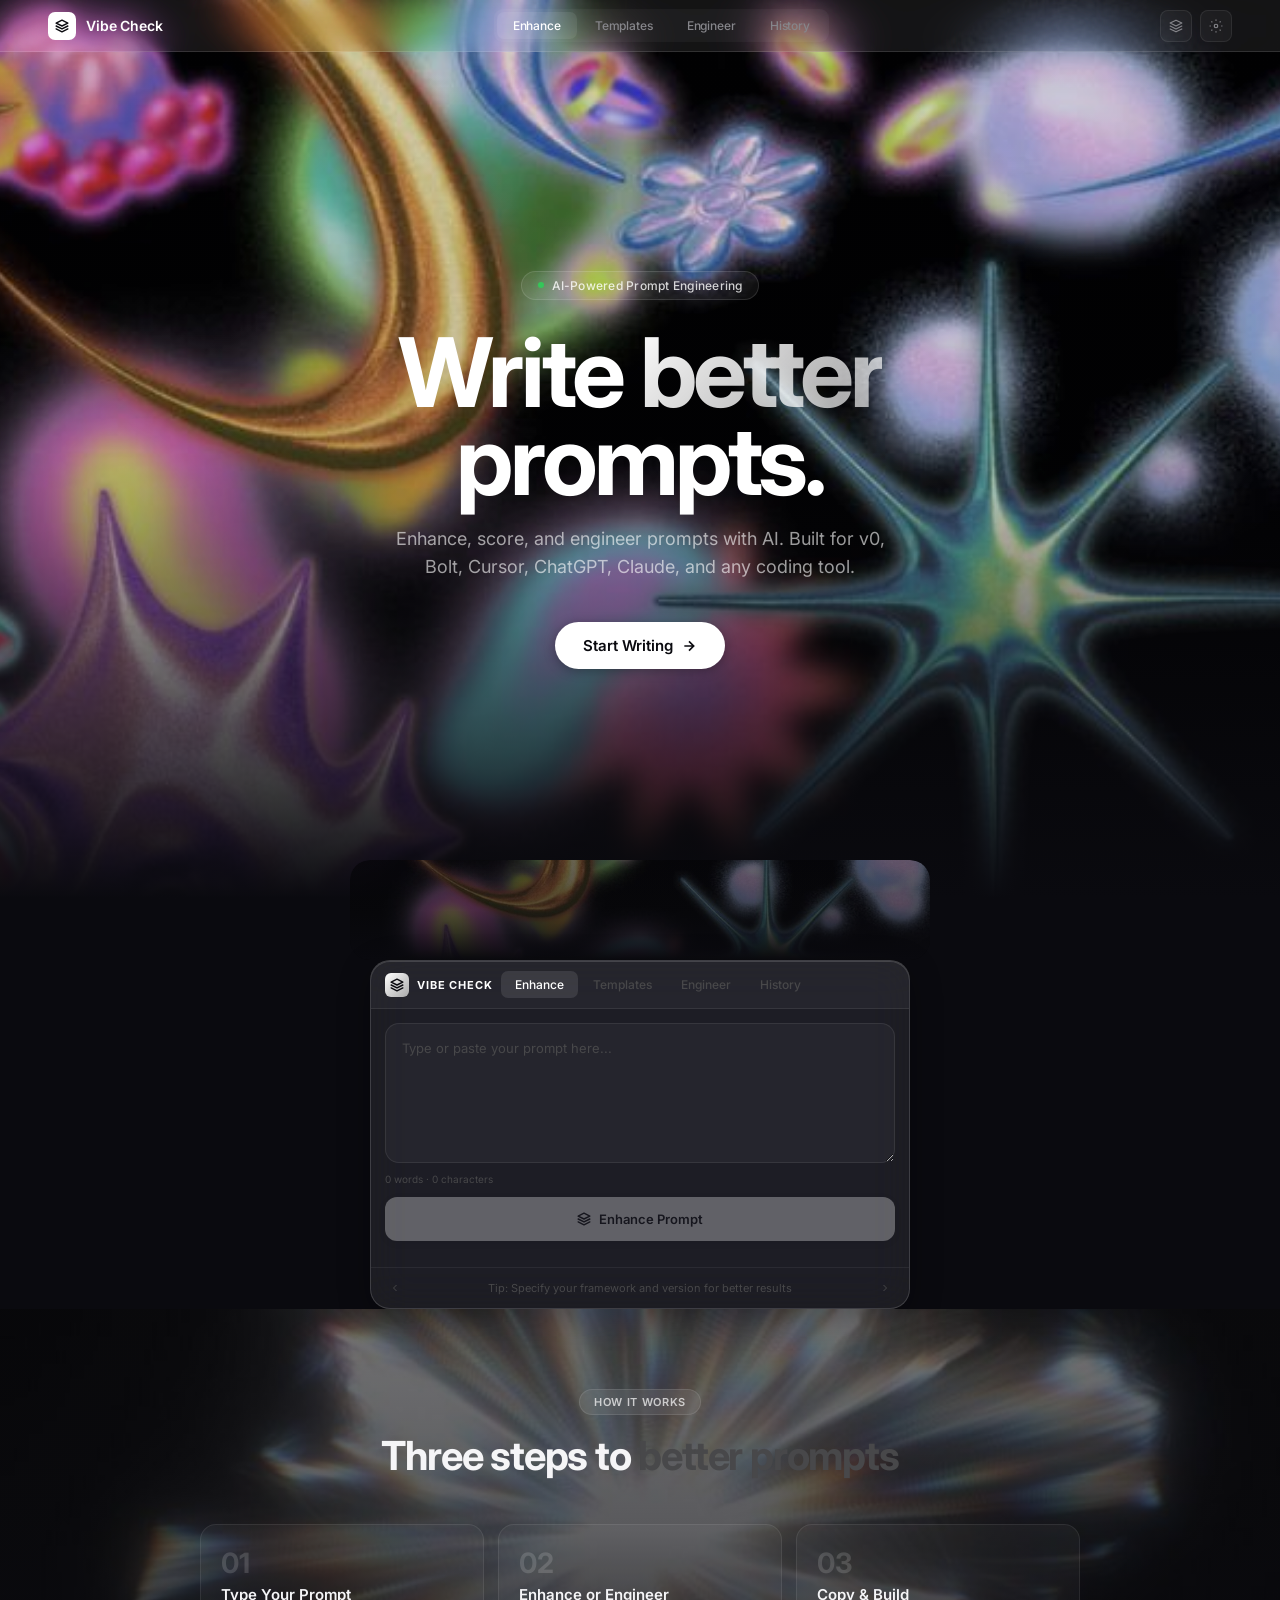
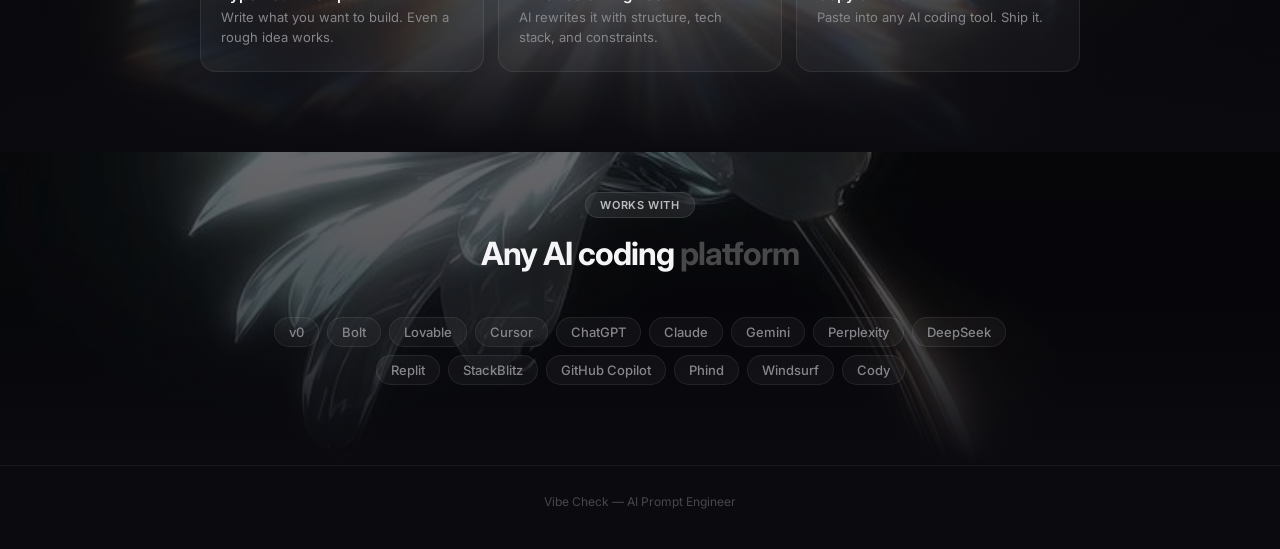
<file: index.html>
<!DOCTYPE html>
<html lang="en">
<head>
  <meta charset="UTF-8">
  <meta name="viewport" content="width=device-width, initial-scale=1.0">
  <title>Vibe Check — AI Prompt Engineer</title>
  <link rel="preconnect" href="https://fonts.googleapis.com">
  <link rel="preconnect" href="https://fonts.gstatic.com" crossorigin>
  <link href="https://fonts.googleapis.com/css2?family=SF+Pro+Display:wght@300;400;500;600;700;800&family=Inter:wght@300;400;500;600;700;800&family=JetBrains+Mono:wght@400;500;600;700&display=swap" rel="stylesheet">
  <script src="lib/settings.js"></script><script src="lib/stack-detector.js"></script><script src="lib/templates.js"></script><script src="lib/scorer.js"></script><script src="lib/enhancer.js"></script><script src="lib/prompt-engineer.js"></script><script src="lib/history.js"></script>
  <style>
    :root{--bg:#0a0a0f;--accent:#fff;--accent-dim:rgba(255,255,255,0.7);--text:#f5f5f7;--text-dim:#86868b;--text-muted:#48484a;--border:rgba(255,255,255,0.12);--glass:rgba(255,255,255,0.08);--glass-strong:rgba(255,255,255,0.12);--ease:cubic-bezier(0.25,0.46,0.45,0.94)}
    @media(prefers-reduced-motion:reduce){*,*::before,*::after{animation-duration:.01ms!important;transition-duration:.01ms!important}}
    *,*::before,*::after{margin:0;padding:0;box-sizing:border-box}
    html{scroll-behavior:smooth;-webkit-text-size-adjust:100%}
    body{background:var(--bg);color:var(--text);font-family:'Inter',-apple-system,BlinkMacSystemFont,'SF Pro Display',system-ui,sans-serif;overflow-x:hidden;-webkit-font-smoothing:antialiased;-moz-osx-font-smoothing:grayscale;min-height:100vh}
    ::selection{background:rgba(255,255,255,0.2);color:#fff}
    img{display:block;max-width:100%}

    /* ══════ NAV — Apple-style ══════ */
    .nav{position:fixed;top:0;left:0;right:0;z-index:100;display:flex;align-items:center;justify-content:space-between;padding:0 clamp(20px,4vw,48px);height:52px;background:rgba(255,255,255,0.08);backdrop-filter:blur(20px) saturate(180%);-webkit-backdrop-filter:blur(20px) saturate(180%);border-bottom:1px solid rgba(255,255,255,0.12);transition:all .4s var(--ease)}
    .nav.scrolled{background:rgba(255,255,255,0.12);box-shadow:0 1px 0 rgba(255,255,255,0.15)}
    .nav-brand{display:flex;align-items:center;gap:10px;text-decoration:none}
    .nav-icon{width:28px;height:28px;border-radius:7px;background:#fff;display:flex;align-items:center;justify-content:center}
    .nav-icon svg{width:14px;height:14px}
    .nav-name{font-size:14px;font-weight:600;color:#fff;letter-spacing:-0.01em}
    .nav-links{display:flex;gap:2px;background:rgba(255,255,255,0.04);border-radius:9px;padding:3px}
    .nav-link{padding:6px 16px;border-radius:7px;background:transparent;border:none;color:var(--text-dim);font-size:12px;font-weight:500;font-family:inherit;cursor:pointer;transition:all .2s var(--ease);letter-spacing:-0.01em}
    .nav-link:hover{color:#fff}
    .nav-link.active{background:rgba(255,255,255,0.08);color:#fff}
    .nav-actions{display:flex;gap:8px}
    .nav-icon-btn{width:32px;height:32px;border-radius:8px;background:rgba(255,255,255,0.04);border:1px solid rgba(255,255,255,0.08);color:var(--text-dim);cursor:pointer;display:flex;align-items:center;justify-content:center;transition:all .2s var(--ease)}
    .nav-icon-btn:hover{background:rgba(255,255,255,0.08);color:#fff}

    /* ══════ HERO — Full-bleed image + glass ══════ */
    .hero{position:relative;min-height:100vh;display:flex;align-items:center;justify-content:center;overflow:hidden}
    .hero-img{position:absolute;inset:0;width:100%;height:100%;object-fit:cover;opacity:0.85}
    .hero-gradient{position:absolute;inset:0;background:linear-gradient(180deg,rgba(10,10,15,0.0) 0%,rgba(10,10,15,0.05) 50%,var(--bg) 100%)}
    .hero-content{position:relative;z-index:2;text-align:center;padding:120px 24px 80px;max-width:800px}
    .hero-pill{display:inline-flex;align-items:center;gap:8px;padding:6px 16px;border-radius:9999px;background:rgba(255,255,255,0.06);border:1px solid rgba(255,255,255,0.12);font-size:12px;font-weight:500;color:rgba(255,255,255,0.8);margin-bottom:28px;letter-spacing:0.02em}
    .hero-pill-dot{width:6px;height:6px;border-radius:50%;background:#34c759;box-shadow:0 0 8px rgba(52,199,89,0.5)}
    .hero-h1{font-size:clamp(52px,9vw,96px);font-weight:700;line-height:0.92;letter-spacing:-0.04em;margin-bottom:20px;color:#fff}
    .hero-h1 em{font-style:normal;background:linear-gradient(135deg,#fff 0%,rgba(255,255,255,0.6) 100%);-webkit-background-clip:text;-webkit-text-fill-color:transparent;background-clip:text}
    .hero-p{font-size:18px;color:rgba(255,255,255,0.6);line-height:1.6;max-width:520px;margin:0 auto 40px;font-weight:400}
    .hero-btn{display:inline-flex;align-items:center;gap:8px;padding:14px 28px;border-radius:9999px;background:#fff;color:#0a0a0f;font-size:15px;font-weight:600;font-family:inherit;text-decoration:none;border:none;cursor:pointer;transition:all .3s var(--ease);box-shadow:0 2px 12px rgba(0,0,0,0.3)}
    .hero-btn:hover{transform:scale(1.02);box-shadow:0 4px 20px rgba(0,0,0,0.4)}

    /* ══════ SECTIONS — Image backgrounds + glass ══════ */
    .section-img{position:relative;overflow:hidden}
    .section-img .bg{position:absolute;inset:0;width:100%;height:100%;object-fit:cover;opacity:0.65}
    .section-img .frost{position:absolute;inset:0;background:linear-gradient(180deg,rgba(10,10,15,0.15) 0%,rgba(10,10,15,0.35) 50%,var(--bg) 100%)}

    /* ══════ GLASS — Real Glassmorphism ══════ */
    .glass{background:rgba(255,255,255,0.08);backdrop-filter:blur(20px) saturate(180%);-webkit-backdrop-filter:blur(20px) saturate(180%);border:1px solid rgba(255,255,255,0.15);border-radius:20px;box-shadow:0 8px 32px rgba(0,0,0,0.3),inset 0 1px 0 rgba(255,255,255,0.15)}
    .glass-subtle{background:rgba(255,255,255,0.08);backdrop-filter:blur(16px) saturate(180%);-webkit-backdrop-filter:blur(16px) saturate(180%);border:1px solid rgba(255,255,255,0.12);border-radius:14px}

    /* ══════ APP ══════ */
    .app-bg{position:relative;overflow:hidden;border-radius:20px;margin:-40px auto 0;max-width:580px;padding:0 20px 100px}
    .app-bg-img{position:absolute;inset:0;width:100%;height:100%;object-fit:cover;opacity:0.50;border-radius:20px}
    .app-bg-frost{position:absolute;inset:0;background:linear-gradient(180deg,rgba(10,10,15,0.2) 0%,rgba(10,10,15,0.35) 50%,var(--bg) 100%);border-radius:20px}
    .app-wrap{max-width:540px;margin:0 auto;padding:0 0 0;position:relative;z-index:5}

    /* ══════ APP HEADER ══════ */
    .app-top{display:flex;align-items:center;height:48px;padding:0 14px;background:rgba(255,255,255,0.04);border-bottom:1px solid rgba(255,255,255,0.08);border-radius:20px 20px 0 0;gap:8px}
    .app-logo{display:flex;align-items:center;gap:8px;flex-shrink:0}
    .app-logo-ic{width:24px;height:24px;border-radius:6px;background:linear-gradient(135deg,#fff,#aaa);display:flex;align-items:center;justify-content:center}
    .app-logo-ic svg{width:14px;height:14px}
    .app-logo-t{font-size:11px;font-weight:700;letter-spacing:0.08em;color:#fff}
    .app-tabs{display:flex;gap:1px;flex:1;overflow-x:auto;scrollbar-width:none}
    .app-tabs::-webkit-scrollbar{display:none}
    .tab-btn{padding:6px 14px;border-radius:7px;border:none;background:transparent;color:var(--text-muted);font-size:12px;font-weight:500;font-family:inherit;cursor:pointer;transition:all .15s var(--ease);white-space:nowrap}
    .tab-btn:hover{color:var(--text-dim)}
    .tab-btn.active{background:rgba(255,255,255,0.10);color:#fff}
    #tab-content{padding:14px}
    .tab-panel{display:none}
    .tab-panel.active{display:block;animation:fadeUp .2s var(--ease)}
    @keyframes fadeUp{from{opacity:0;transform:translateY(4px)}to{opacity:1;transform:none}}

    /* ══════ STACK ══════ */
    .stack-badge{display:flex;align-items:center;gap:8px;padding:8px 14px;background:rgba(255,255,255,0.05);border:0.5px solid rgba(255,255,255,0.08);border-radius:9999px;font-size:12px;margin-bottom:10px;cursor:pointer;transition:all .15s var(--ease)}
    .stack-badge:hover{background:rgba(255,255,255,0.08)}
    .stack-badge.hidden,.stack-tips.hidden{display:none}
    .stack-dot{width:6px;height:6px;border-radius:50%;background:#34c759;box-shadow:0 0 6px rgba(52,199,89,0.5)}
    .stack-lbl{color:var(--text-muted)}
    .stack-nm{color:#fff;font-weight:600}
    .stack-tips{background:rgba(255,255,255,0.04);border:1px solid rgba(255,255,255,0.08);border-radius:14px;padding:14px;margin-bottom:10px;font-size:12px}
    .tips-hdr{color:rgba(255,255,255,0.8);font-weight:600;margin-bottom:8px}
    #tips-list{list-style:none}
    #tips-list li{padding:4px 0 4px 14px;position:relative;color:var(--text-dim)}
    #tips-list li::before{content:'';position:absolute;left:0;top:10px;width:4px;height:4px;border-radius:50%;background:rgba(255,255,255,0.5)}

    /* ══════ TEXTAREA ══════ */
    .textarea-wrap{margin-bottom:12px}
    #prompt-input{width:100%;height:140px;padding:14px 16px;background:rgba(255,255,255,0.04);border:1px solid rgba(255,255,255,0.08);border-radius:14px;color:#fff;font-family:'JetBrains Mono',monospace;font-size:13px;line-height:1.65;resize:vertical;outline:none;transition:border-color .2s,box-shadow .2s}
    #prompt-input:focus{border-color:rgba(255,255,255,0.25);box-shadow:0 0 0 3px rgba(255,255,255,0.06)}
    #prompt-input::placeholder{color:var(--text-muted);font-family:'Inter',sans-serif}
    .input-meta{display:flex;justify-content:space-between;align-items:center;margin-top:6px;font-size:10px;color:var(--text-muted)}
    .complexity-badge{padding:2px 8px;border-radius:9999px;font-size:10px;font-weight:600;text-transform:uppercase;letter-spacing:.03em}
    .complexity-badge.simple{background:rgba(255,255,255,0.08);color:rgba(255,255,255,0.7)}
    .complexity-badge.moderate{background:rgba(175,130,255,0.12);color:#af82ff}
    .complexity-badge.detailed{background:rgba(52,199,89,0.12);color:#34c759}
    .complexity-badge.hidden{display:none}

    /* ══════ BUTTONS ══════ */
    .action-row{display:flex;gap:8px;align-items:center;margin-bottom:12px}
    .btn-enhance{flex:1;height:44px;display:flex;align-items:center;justify-content:center;gap:8px;background:#fff;color:#0a0a0f;border:none;border-radius:12px;font-size:13px;font-weight:600;font-family:inherit;cursor:pointer;transition:all .2s var(--ease);box-shadow:0 2px 8px rgba(0,0,0,0.2)}
    .btn-enhance:hover:not(:disabled){transform:translateY(-1px);box-shadow:0 4px 16px rgba(0,0,0,0.3)}
    .btn-enhance:active:not(:disabled){transform:scale(.98)}
    .btn-enhance:disabled{opacity:.3;cursor:not-allowed}
    .btn-spinner{width:16px;height:16px;border:2px solid rgba(0,0,0,.12);border-top-color:#000;border-radius:50%;animation:spin .6s linear infinite;display:none}
    @keyframes spin{to{transform:rotate(360deg)}}
    .btn-enhance.loading .btn-label,.btn-enhance.loading .btn-icon{display:none}
    .btn-enhance.loading .btn-spinner{display:inline-block}
    .btn-icon{display:flex;align-items:center}
    .btn-icon-only{width:36px;height:36px;border:1px solid rgba(255,255,255,0.08);background:rgba(255,255,255,0.04);color:var(--text-muted);cursor:pointer;border-radius:9px;display:flex;align-items:center;justify-content:center;transition:all .15s var(--ease)}
    .btn-icon-only:hover{color:#fff;background:rgba(255,255,255,0.08)}
    .btn-icon-only.hidden{display:none}
    .hidden{display:none}
    .btn-outline{padding:6px 14px;background:transparent;border:1px solid rgba(255,255,255,0.10);border-radius:8px;color:var(--text-dim);font-size:12px;font-weight:500;font-family:inherit;cursor:pointer;transition:all .15s var(--ease);display:inline-flex;align-items:center;gap:6px}
    .btn-outline:hover{border-color:rgba(255,255,255,0.20);color:#fff;background:rgba(255,255,255,0.04)}
    .btn-outline.btn-sm{font-size:11px;padding:4px 10px}
    .btn-outline.btn-red{border-color:rgba(255,69,58,0.25);color:#ff453a}
    .btn-outline.btn-red:hover{background:rgba(255,69,58,0.06)}

    /* ══════ SCORE ══════ */
    .score-box{background:rgba(255,255,255,0.04);border:1px solid rgba(255,255,255,0.08);border-radius:16px;padding:20px;margin-bottom:12px;display:flex;flex-wrap:wrap;gap:16px;box-shadow:0 4px 16px rgba(0,0,0,0.2)}
    .score-box.hidden{display:none}
    .score-num{font-size:42px;font-weight:700;color:#fff;line-height:1;letter-spacing:-0.03em}
    .score-div{font-size:16px;color:var(--text-muted);font-weight:300}
    .score-max{font-size:12px;color:var(--text-muted)}
    .score-lbl{font-size:15px;font-weight:600;margin-bottom:10px}
    .score-bars{width:100%}
    .score-bar{display:flex;align-items:center;gap:8px;margin-bottom:5px}
    .score-bar-l{width:80px;font-size:11px;color:var(--text-dim);flex-shrink:0;font-weight:500}
    .score-bar-t{flex:1;height:3px;background:rgba(255,255,255,0.06);border-radius:3px;overflow:hidden}
    .score-bar-f{height:100%;border-radius:3px;transition:width .5s var(--ease);width:0}
    .score-bar-v{width:30px;font-size:10px;color:var(--text-muted);text-align:right}
    .score-fb{width:100%;border-top:0.5px solid rgba(255,255,255,0.06);padding-top:10px}
    .score-fi{font-size:11px;color:rgba(255,255,255,0.7);padding:2px 0;display:flex;align-items:center;gap:6px}
    .score-fi::before{content:'';width:4px;height:4px;border-radius:50%;background:rgba(255,255,255,0.5)}

    /* ══════ ENHANCED ══════ */
    .enhanced-box{background:rgba(255,255,255,0.04);border:1px solid rgba(255,255,255,0.08);border-left:2px solid #fff;border-radius:16px;margin-bottom:12px;overflow:hidden;box-shadow:0 4px 16px rgba(0,0,0,0.2)}
    .enhanced-box.hidden{display:none}
    .enh-hdr{display:flex;justify-content:space-between;align-items:center;padding:12px 14px 0}
    .enh-t{font-size:11px;font-weight:600;color:rgba(255,255,255,0.7);text-transform:uppercase;letter-spacing:.06em;display:flex;align-items:center;gap:6px}
    .btn-cp{background:none;border:0.5px solid rgba(255,255,255,0.08);color:var(--text-muted);cursor:pointer;padding:5px;border-radius:7px;transition:all .15s var(--ease)}
    .btn-cp:hover{color:#fff;border-color:rgba(255,255,255,0.15)}
    .btn-cp.ok{color:#34c759;border-color:#34c759}
    .enh-txt{padding:10px 14px;font-family:'JetBrains Mono',monospace;font-size:12px;line-height:1.6;color:#fff;white-space:pre-wrap;word-wrap:break-word;max-height:200px;overflow-y:auto}
    .imp-list{padding:0 14px 12px}
    .imp-i{font-size:11px;color:var(--text-dim);padding:2px 0;display:flex;align-items:center;gap:6px;opacity:0;transform:translateY(4px);transition:all .3s var(--ease)}
    .imp-i.vis{opacity:1;transform:none}
    .imp-i::before{content:'';width:4px;height:4px;border-radius:50%;background:#34c759}

    /* ══════ BEFORE/AFTER ══════ */
    .ba{margin-bottom:12px}
    .ba.hidden{display:none}
    .ba-cols{display:flex;gap:8px}
    .ba-col{flex:1;background:rgba(255,255,255,0.04);border:1px solid rgba(255,255,255,0.08);border-radius:12px;overflow:hidden}
    .ba-hdr{display:flex;justify-content:space-between;align-items:center;padding:8px 10px;border-bottom:0.5px solid rgba(255,255,255,0.04)}
    .ba-lbl{font-size:10px;font-weight:600;text-transform:uppercase;letter-spacing:.04em}
    .ba-before{color:#ff453a}
    .ba-after{color:#34c759}
    .btn-cps{background:none;border:none;color:var(--text-muted);cursor:pointer;padding:2px;border-radius:3px;transition:color .15s;display:flex;align-items:center}
    .btn-cps:hover{color:#fff}
    .ba-txt{padding:10px;font-family:'JetBrains Mono',monospace;font-size:11px;line-height:1.5;color:#fff;white-space:pre-wrap;word-wrap:break-word;max-height:150px;overflow-y:auto}
    .ch-list{margin-top:8px}
    .ch-i{font-size:11px;color:var(--text-dim);padding:2px 0;display:flex;align-items:center;gap:6px}
    .ch-i::before{content:'';width:4px;height:4px;border-radius:50%;background:rgba(255,255,255,0.5)}

    /* ══════ TOKEN EFF ══════ */
    .tok-eff{background:rgba(255,255,255,0.04);border:1px solid rgba(255,255,255,0.08);border-radius:12px;overflow:hidden}
    .tok-eff.hidden{display:none}
    .eff-hdr{display:flex;align-items:center;gap:8px;padding:10px 14px;font-size:12px;font-weight:600;cursor:pointer;transition:background .15s}
    .eff-hdr:hover{background:rgba(255,255,255,0.02)}
    .eff-pct{margin-left:auto;font-size:11px;color:var(--text-muted)}
    .eff-chv{transition:transform .2s var(--ease)}
    .eff-chv.open{transform:rotate(180deg)}
    .eff-body{display:flex;gap:14px;padding:0 14px 12px}
    .eff-body.hidden{display:none}
    .eff-ring{position:relative;width:56px;height:56px;flex-shrink:0}
    .eff-rp{position:absolute;top:50%;left:50%;transform:translate(-50%,-50%);font-size:12px;font-weight:700}
    .eff-det{flex:1}
    .fill-cnt{font-size:11px;color:var(--text-dim);margin-bottom:6px}
    .fill-lst{list-style:none;margin-bottom:8px}
    .fill-lst li{font-size:10px;color:var(--text-muted);padding:2px 0;font-family:'JetBrains Mono',monospace}
    .fill-lst li::before{content:'';display:inline-block;width:4px;height:4px;border-radius:50%;background:rgba(255,255,255,0.4);margin-right:5px;vertical-align:middle}

    /* ══════ TEMPLATES ══════ */
    .template-categories{display:flex;gap:4px;margin-bottom:10px;overflow-x:auto;scrollbar-width:none}
    .template-categories::-webkit-scrollbar{display:none}
    .template-cat-btn{padding:5px 12px;border:1px solid rgba(255,255,255,0.08);border-radius:9999px;background:transparent;color:var(--text-muted);font-size:11px;font-weight:500;font-family:inherit;cursor:pointer;white-space:nowrap;transition:all .15s var(--ease)}
    .template-cat-btn:hover{color:var(--text-dim)}
    .template-cat-btn.active{background:rgba(255,255,255,0.10);color:#fff;border-color:rgba(255,255,255,0.15)}
    .template-search-wrapper,.history-search-wrapper{position:relative;margin-bottom:10px}
    .search-icon{position:absolute;left:12px;top:50%;transform:translateY(-50%);color:var(--text-muted);pointer-events:none}
    .template-search,.history-search{width:100%;padding:8px 12px 8px 34px;background:rgba(255,255,255,0.04);border:1px solid rgba(255,255,255,0.08);border-radius:10px;color:#fff;font-size:12px;font-family:inherit;outline:none;transition:all .15s var(--ease)}
    .template-search:focus,.history-search:focus{border-color:rgba(255,255,255,0.20);box-shadow:0 0 0 3px rgba(255,255,255,0.05)}
    .template-search::placeholder,.history-search::placeholder{color:var(--text-muted)}
    .templates-grid{display:grid;grid-template-columns:1fr 1fr;gap:8px}
    .template-card{background:rgba(255,255,255,0.04);border:1px solid rgba(255,255,255,0.08);border-radius:12px;padding:14px;cursor:pointer;transition:all .2s var(--ease)}
    .template-card:hover{border-color:rgba(255,255,255,0.15);transform:translateY(-2px);box-shadow:0 8px 24px rgba(0,0,0,0.3)}
    .template-card-name{font-size:13px;font-weight:600;margin-bottom:3px}
    .template-card-preview{font-size:11px;color:var(--text-muted);overflow:hidden;text-overflow:ellipsis;display:-webkit-box;-webkit-line-clamp:2;-webkit-box-orient:vertical;line-height:1.4}
    .template-card-tag{display:inline-block;font-size:9px;font-weight:600;color:rgba(255,255,255,0.5);background:rgba(255,255,255,0.06);padding:2px 6px;border-radius:4px;margin-top:6px;text-transform:uppercase}
    .tmpl-nm{font-size:13px;font-weight:600;margin-bottom:3px}
    .tmpl-pv{font-size:11px;color:var(--text-muted);overflow:hidden;text-overflow:ellipsis;display:-webkit-box;-webkit-line-clamp:2;-webkit-box-orient:vertical;line-height:1.4}
    .tmpl-tg{display:inline-block;font-size:9px;font-weight:600;color:var(--text-dim);background:rgba(255,255,255,0.06);padding:2px 6px;border-radius:4px;margin-top:6px;text-transform:uppercase}

    /* ══════ ENGINEER ══════ */
    .eng-sec{margin-bottom:16px;background:rgba(255,255,255,0.03);border:1px solid rgba(255,255,255,0.06);border-radius:14px;padding:14px}
    .sec-hdr{display:flex;justify-content:space-between;align-items:center;margin-bottom:8px}
    .sec-lbl{font-size:11px;font-weight:600;color:rgba(255,255,255,0.7);text-transform:uppercase;letter-spacing:.06em}
    .sec-sub{font-size:10px;color:var(--text-muted)}
    .chk-score{font-size:11px;font-weight:600}
    .ver-act{display:flex;gap:4px}
    #engineer-input{width:100%;height:90px;padding:12px;background:rgba(255,255,255,0.04);border:1px solid rgba(255,255,255,0.08);border-radius:12px;color:#fff;font-family:'JetBrains Mono',monospace;font-size:12px;line-height:1.6;resize:vertical;outline:none;transition:all .15s var(--ease)}
    #engineer-input:focus{border-color:rgba(255,255,255,0.20);box-shadow:0 0 0 3px rgba(255,255,255,0.05)}
    #engineer-input::placeholder{color:var(--text-muted);font-family:'Inter',sans-serif}
    .chk-grid{display:flex;flex-direction:column;gap:3px}
    .chk-i{display:flex;align-items:center;gap:8px;padding:6px 10px;border-radius:8px;font-size:12px;transition:background .15s}
    .chk-i.pass{background:rgba(52,199,89,0.04)}
    .chk-i.fail{background:rgba(255,69,58,0.04)}
    .chk-ic{width:18px;height:18px;border-radius:50%;display:flex;align-items:center;justify-content:center;font-size:10px;flex-shrink:0;font-weight:700}
    .chk-i.pass .chk-ic{background:rgba(52,199,89,0.12);color:#34c759}
    .chk-i.fail .chk-ic{background:rgba(255,69,58,0.12);color:#ff453a}
    .chk-lbl{flex:1}
    .chk-fix{font-size:10px;color:rgba(255,255,255,0.5);max-width:160px;text-align:right;overflow:hidden;text-overflow:ellipsis;white-space:nowrap}
    .tech-grid{display:grid;grid-template-columns:1fr 1fr;gap:6px}
    .tech-card{display:flex;align-items:flex-start;gap:8px;padding:10px;background:rgba(255,255,255,0.04);border:1px solid rgba(255,255,255,0.08);border-radius:10px;cursor:pointer;transition:all .15s var(--ease);position:relative}
    .tech-card:hover{border-color:rgba(255,255,255,0.15)}
    .tech-card.sel{border-color:rgba(255,255,255,0.25);background:rgba(255,255,255,0.08)}
    .tech-card input{position:absolute;opacity:0;width:0;height:0}
    .tech-chk{width:14px;height:14px;border-radius:4px;border:1.5px solid rgba(255,255,255,0.12);flex-shrink:0;display:flex;align-items:center;justify-content:center;transition:all .15s var(--ease);margin-top:1px}
    .tech-card.sel .tech-chk{background:#fff;border-color:#fff}
    .tech-card.sel .tech-chk::after{content:'';width:6px;height:3px;border-left:2px solid #000;border-bottom:2px solid #000;transform:rotate(-45deg);margin-top:-1px}
    .tech-nm{font-size:12px;font-weight:600;margin-bottom:2px}
    .tech-ds{font-size:10px;color:var(--text-muted);line-height:1.4}

    /* ══════ CREDIT ══════ */
    .cr-sav{margin-top:14px;padding-top:12px;border-top:0.5px solid rgba(255,255,255,0.06)}
    .cr-int{display:flex;gap:8px;font-size:11px;color:var(--text-dim);margin-bottom:10px;line-height:1.5;padding:10px 12px;background:rgba(255,255,255,0.03);border-radius:10px;border:0.5px solid rgba(255,255,255,0.05)}
    .cr-int strong{color:#fff}
    .cr-int svg{flex-shrink:0;margin-top:1px;color:rgba(255,255,255,0.5)}
    .cr-ta{margin-bottom:10px}
    #credit-input{width:100%;height:70px;padding:10px;background:rgba(255,255,255,0.04);border:1px solid rgba(255,255,255,0.08);border-radius:10px;color:#fff;font-family:'JetBrains Mono',monospace;font-size:12px;line-height:1.6;resize:vertical;outline:none;transition:all .15s var(--ease)}
    #credit-input:focus{border-color:rgba(255,255,255,0.20);box-shadow:0 0 0 3px rgba(255,255,255,0.05)}
    #credit-input::placeholder{color:var(--text-muted);font-family:'Inter',sans-serif}
    .btn-cr{flex:1}
    .cr-badge{font-size:10px;font-weight:600;color:rgba(255,255,255,0.6);background:rgba(255,255,255,0.06);padding:4px 10px;border-radius:9999px;white-space:nowrap}

    /* ══════ HISTORY ══════ */
    .history-list{min-height:80px}
    .history-item{display:flex;align-items:center;gap:10px;padding:10px 14px;background:rgba(255,255,255,0.04);border:1px solid rgba(255,255,255,0.06);border-radius:12px;margin-bottom:6px;cursor:pointer;transition:all .15s var(--ease)}
    .history-item:hover{border-color:rgba(255,255,255,0.15);background:rgba(255,255,255,0.06)}
    .history-item-text{flex:1;font-size:12px;color:var(--text-dim);overflow:hidden;text-overflow:ellipsis;white-space:nowrap}
    .history-item-score{font-size:11px;font-weight:600;color:rgba(255,255,255,0.7)}
    .history-copy-btn{background:none;border:none;color:var(--text-muted);cursor:pointer;padding:4px;border-radius:6px;transition:all .15s var(--ease)}
    .history-copy-btn:hover{color:#fff;background:rgba(255,255,255,0.06)}
    .history-star{background:none;border:none;color:var(--text-muted);cursor:pointer;padding:4px;transition:color .15s}
    .history-star:hover,.history-star.active{color:#fbbf24}
    .empty-state{text-align:center;padding:24px 16px}
    .empty-state p{color:var(--text-muted);font-size:12px}
    .empty-state .sub{font-size:11px;opacity:.5;margin-top:4px}
    .empty-state.sm{padding:14px 8px}
    .btn-del{padding:6px 14px;background:transparent;border:1px solid rgba(255,69,58,0.20);border-radius:8px;color:#ff453a;font-size:11px;font-weight:500;font-family:inherit;cursor:pointer;transition:all .15s var(--ease);margin-top:8px}
    .btn-del:hover{background:rgba(255,69,58,0.06)}

    /* ══════ TIPS ══════ */
    .tips-bar{display:flex;align-items:center;gap:8px;padding:10px 14px;border-top:1px solid rgba(255,255,255,0.06)}
    .tips-arr{background:none;border:none;color:var(--text-muted);cursor:pointer;padding:4px;border-radius:6px;transition:color .15s;display:flex;align-items:center}
    .tips-arr:hover{color:#fff}
    .tips-txt{flex:1;font-size:11px;color:var(--text-muted);text-align:center}

    /* ══════ MODAL ══════ */
    .modal{position:fixed;inset:0;z-index:200;display:flex;align-items:center;justify-content:center}
    .modal.hidden{display:none}
    .modal-bg{position:absolute;inset:0;background:rgba(0,0,0,0.60);backdrop-filter:blur(8px);-webkit-backdrop-filter:blur(8px)}
    .modal-box{position:relative;width:90%;max-width:440px;max-height:80vh;overflow-y:auto;background:rgba(16,16,24,0.95);backdrop-filter:blur(20px);-webkit-backdrop-filter:blur(20px);border:1px solid rgba(255,255,255,0.10);border-radius:18px;box-shadow:0 24px 64px rgba(0,0,0,0.5)}
    .modal-top{display:flex;justify-content:space-between;align-items:center;padding:18px 22px 0}
    .modal-t{font-size:15px;font-weight:700}
    .modal-x{background:none;border:none;color:var(--text-muted);cursor:pointer;padding:6px;border-radius:8px;transition:all .15s var(--ease)}
    .modal-x:hover{color:#fff;background:rgba(255,255,255,0.06)}
    .modal-body{padding:18px 22px 22px}
    .set-sec{margin-bottom:18px}
    .set-title{font-size:10px;font-weight:600;color:var(--text-muted);text-transform:uppercase;letter-spacing:.08em;margin-bottom:8px}
    .set-row{display:flex;justify-content:space-between;align-items:center;padding:7px 0}
    .set-lbl{font-size:13px}
    .set-inp{width:180px;padding:7px 10px;background:rgba(255,255,255,0.04);border:1px solid rgba(255,255,255,0.08);border-radius:8px;color:#fff;font-size:12px;font-family:'JetBrains Mono',monospace;outline:none}
    .set-inp:focus{border-color:rgba(255,255,255,0.20)}
    .tog{position:relative;width:38px;height:22px;cursor:pointer}
    .tog input{opacity:0;width:0;height:0}
    .tog-sl{position:absolute;inset:0;background:rgba(255,255,255,0.10);border-radius:22px;transition:all .2s var(--ease)}
    .tog-sl::before{content:'';position:absolute;width:16px;height:16px;left:3px;bottom:3px;background:#fff;border-radius:50%;transition:all .2s var(--ease)}
    input:checked+.tog-sl{background:#34c759}
    input:checked+.tog-sl::before{transform:translateX(16px)}

    /* ══════ HOW IT WORKS ══════ */
    .how{position:relative;padding:80px 24px;overflow:hidden}
    .how .bg{opacity:0.50}
    .how-in{position:relative;z-index:2;max-width:880px;margin:0 auto}
    .sec-tag{display:inline-block;padding:5px 14px;border-radius:9999px;background:rgba(255,255,255,0.08);backdrop-filter:blur(16px);border:0.5px solid rgba(255,255,255,0.10);font-size:11px;font-weight:600;color:rgba(255,255,255,0.7);letter-spacing:.06em;text-transform:uppercase;margin-bottom:16px}
    .sec-t{font-size:clamp(28px,4vw,40px);font-weight:700;letter-spacing:-0.03em;text-align:center;margin-bottom:44px}
    .sec-t .dim{color:var(--text-muted)}
    .steps{display:grid;grid-template-columns:repeat(3,1fr);gap:14px}
    .step{padding:24px 20px;background:rgba(255,255,255,0.04);border:1px solid rgba(255,255,255,0.08);border-radius:16px;transition:all .3s var(--ease)}
    .step:hover{border-color:rgba(255,255,255,0.15);transform:translateY(-2px);box-shadow:0 12px 32px rgba(0,0,0,0.25)}
    .step-n{font-size:28px;font-weight:700;color:rgba(255,255,255,0.15);margin-bottom:8px;line-height:1}
    .step-t{font-size:15px;font-weight:600;margin-bottom:4px}
    .step-d{font-size:13px;color:var(--text-dim);line-height:1.5}

    /* ══════ PLATFORMS ══════ */
    .plats{position:relative;padding:40px 24px 80px;overflow:hidden;text-align:center}
    .plats .bg{opacity:0.45}
    .plats-in{position:relative;z-index:2;max-width:780px;margin:0 auto}
    .plats-grid{display:flex;flex-wrap:wrap;justify-content:center;gap:8px;margin-top:18px}
    .plat-chip{padding:6px 14px;border-radius:9999px;background:rgba(255,255,255,0.04);border:1px solid rgba(255,255,255,0.08);font-size:13px;font-weight:500;color:var(--text-dim);transition:all .15s var(--ease)}
    .plat-chip:hover{border-color:rgba(255,255,255,0.15);color:#fff}

    /* ══════ FOOTER ══════ */
    footer{text-align:center;padding:28px 24px 40px;font-size:12px;color:var(--text-muted);border-top:1px solid rgba(255,255,255,0.06)}

    /* ══════ TOAST ══════ */
    #toast-container{position:fixed;top:64px;right:20px;z-index:300;display:flex;flex-direction:column;gap:8px}
    .toast{padding:10px 16px;border-radius:10px;background:rgba(16,16,24,0.90);backdrop-filter:blur(16px);-webkit-backdrop-filter:blur(16px);border:1px solid rgba(255,255,255,0.10);color:#fff;font-size:12px;font-weight:500;box-shadow:0 8px 24px rgba(0,0,0,0.3)}
    .toast.cyan{border-color:rgba(255,255,255,0.15)}
    .toast.crimson{border-color:rgba(255,69,58,0.30);color:#ff453a}

    /* ══════ RESPONSIVE ══════ */
    @media(max-width:768px){.nav{padding:0 16px}.nav-links{display:none}.hero-h1{letter-spacing:-0.03em}.app-wrap{padding:0 14px 60px}.steps{grid-template-columns:1fr}.templates-grid{grid-template-columns:1fr}.tech-grid{grid-template-columns:1fr}.ba-cols{flex-direction:column}}
  </style>
</head>
<body>

<!-- NAV -->
<nav class="nav" id="mainNav">
    <a href="#" class="nav-brand">
    <div class="nav-icon"><svg viewBox="0 0 24 24" fill="none" stroke="#0a0a0f" stroke-width="2.5" stroke-linecap="round" stroke-linejoin="round"><path d="M12 2L2 7l10 5 10-5-10-5z"/><path d="M2 17l10 5 10-5"/><path d="M2 12l10 5 10-5"/></svg></div>
    <span class="nav-name">Vibe Check</span>
  </a>
  <div class="nav-links">
    <button class="nav-link active" data-tab="enhance">Enhance</button>
    <button class="nav-link" data-tab="templates">Templates</button>
    <button class="nav-link" data-tab="engineer">Engineer</button>
    <button class="nav-link" data-tab="history">History</button>
  </div>
  <div class="nav-actions">
    <a href="#app" class="nav-icon-btn"><svg width="14" height="14" viewBox="0 0 24 24" fill="none" stroke="currentColor" stroke-width="2" stroke-linecap="round" stroke-linejoin="round"><path d="M12 2L2 7l10 5 10-5-10-5z"/><path d="M2 17l10 5 10-5"/><path d="M2 12l10 5 10-5"/></svg></a>
    <button class="nav-icon-btn" id="settings-btn"><svg width="14" height="14" viewBox="0 0 24 24" fill="none" stroke="currentColor" stroke-width="2"><circle cx="12" cy="12" r="3"/><path d="M12 1v2M12 21v2M4.22 4.22l1.42 1.42M18.36 18.36l1.42 1.42M1 12h2M21 12h2M4.22 19.78l1.42-1.42M18.36 5.64l1.42-1.42"/></svg></button>
  </div>
</nav>

<!-- HERO -->
<section class="hero">
  <img class="hero-img" src="assets/bg-light-streaks.jpg" alt="">
  <div class="hero-gradient"></div>
  <div class="hero-content">
    <div class="hero-pill"><span class="hero-pill-dot"></span>AI-Powered Prompt Engineering</div>
    <h1 class="hero-h1">Write <em>better</em><br>prompts.</h1>
    <p class="hero-p">Enhance, score, and engineer prompts with AI. Built for v0, Bolt, Cursor, ChatGPT, Claude, and any coding tool.</p>
    <a href="#app" class="hero-btn">Start Writing <svg width="16" height="16" viewBox="0 0 24 24" fill="none" stroke="currentColor" stroke-width="2.5"><path d="M5 12h14M12 5l7 7-7 7"/></svg></a>
  </div>
</section>

<!-- APP -->
<div class="app-bg">
  <img class="app-bg-img" src="assets/bg-light-streaks.jpg" alt="">
  <div class="app-bg-frost"></div>
</div>
<section id="app" class="app-wrap">
  <div class="glass">
    <div class="app-top">
      <div class="app-logo"><div class="app-logo-ic"><svg width="14" height="14" viewBox="0 0 24 24" fill="none" stroke="#0a0a0f" stroke-width="2.5" stroke-linecap="round" stroke-linejoin="round"><path d="M12 2L2 7l10 5 10-5-10-5z"/><path d="M2 17l10 5 10-5"/><path d="M2 12l10 5 10-5"/></svg></div>
      <span class="app-logo-t">VIBE CHECK</span>
      </div>
      <nav class="app-tabs">
        <button class="tab-btn active" data-tab="enhance">Enhance</button>
        <button class="tab-btn" data-tab="templates">Templates</button>
        <button class="tab-btn" data-tab="engineer">Engineer</button>
        <button class="tab-btn" data-tab="history">History</button>
      </nav>
    </div>
    <div id="tab-content">
      <div class="tab-panel active" id="panel-enhance">
        <div id="stack-badge" class="stack-badge hidden"><span class="stack-dot"></span><span class="stack-lbl">Currently on:</span><span class="stack-nm" id="stack-name"></span></div>
        <div id="stack-tips" class="stack-tips hidden"><div class="tips-hdr">Tips for <span id="tips-stack-name"></span>:</div><ul id="tips-list"></ul></div>
        <div class="textarea-wrap"><textarea id="prompt-input" placeholder="Type or paste your prompt here..." maxlength="5000"></textarea><div class="input-meta"><span id="word-count">0 words &middot; 0 characters</span><span id="complexity-badge" class="complexity-badge hidden"></span></div></div>
        <div class="action-row"><button class="btn-enhance" id="btn-enhance" disabled><svg class="btn-icon" width="14" height="14" viewBox="0 0 24 24" fill="none" stroke="#0a0a0f" stroke-width="2.5" stroke-linecap="round" stroke-linejoin="round"><path d="M12 2L2 7l10 5 10-5-10-5z"/><path d="M2 17l10 5 10-5"/><path d="M2 12l10 5 10-5"/></svg><span class="btn-label">Enhance Prompt</span><span class="btn-spinner"></span></button><button class="btn-icon-only hidden" id="btn-undo" title="Undo"><svg width="16" height="16" viewBox="0 0 24 24" fill="none" stroke="currentColor" stroke-width="2"><polyline points="1 4 1 10 7 10"/><path d="M3.51 15a9 9 0 1 0 2.13-9.36L1 10"/></svg></button><button class="btn-icon-only hidden" id="btn-redo" title="Redo"><svg width="16" height="16" viewBox="0 0 24 24" fill="none" stroke="currentColor" stroke-width="2" style="transform:scaleX(-1)"><polyline points="1 4 1 10 7 10"/><path d="M3.51 15a9 9 0 1 0 2.13-9.36L1 10"/></svg></button></div>
        <div id="score-display" class="score-box hidden"><div style="display:flex;align-items:baseline;gap:2px"><span class="score-num" id="score-number">0</span><span class="score-div">/</span><span class="score-max">100</span></div><div class="score-lbl" id="score-label"></div><div class="score-bars" id="score-bars"></div><div class="score-fb" id="score-feedback"></div></div>
        <div id="enhanced-area" class="enhanced-box hidden"><div class="enh-hdr"><span class="enh-t"><svg width="12" height="12" viewBox="0 0 24 24" fill="none" stroke="currentColor" stroke-width="2"><polyline points="20 6 9 17 4 12"/></svg> Enhanced</span><button class="btn-cp" id="btn-copy-enhanced"><svg width="14" height="14" viewBox="0 0 24 24" fill="none" stroke="currentColor" stroke-width="2"><rect x="9" y="9" width="13" height="13" rx="2"/><path d="M5 15H4a2 2 0 0 1-2-2V4a2 2 0 0 1 2-2h9a2 2 0 0 1 2 2v1"/></svg></button></div><pre class="enh-txt" id="enhanced-text"></pre><div class="imp-list" id="improvements-list"></div></div>
        <div id="before-after" class="ba hidden"><div class="ba-cols"><div class="ba-col"><div class="ba-hdr"><span class="ba-lbl ba-before">Before</span><button class="btn-cps" id="btn-copy-before"><svg width="12" height="12" viewBox="0 0 24 24" fill="none" stroke="currentColor" stroke-width="2"><rect x="9" y="9" width="13" height="13" rx="2"/><path d="M5 15H4a2 2 0 0 1-2-2V4a2 2 0 0 1 2-2h9a2 2 0 0 1 2 2v1"/></svg></button></div><pre class="ba-txt" id="before-text"></pre></div><div class="ba-col"><div class="ba-hdr"><span class="ba-lbl ba-after">After</span><button class="btn-cps" id="btn-copy-after"><svg width="12" height="12" viewBox="0 0 24 24" fill="none" stroke="currentColor" stroke-width="2"><rect x="9" y="9" width="13" height="13" rx="2"/><path d="M5 15H4a2 2 0 0 1-2-2V4a2 2 0 0 1 2-2h9a2 2 0 0 1 2 2v1"/></svg></button></div><pre class="ba-txt" id="after-text"></pre></div></div><div class="ch-list" id="changes-list"></div></div>
        <div id="token-efficiency" class="tok-eff hidden"><div class="eff-hdr" id="efficiency-toggle"><svg width="14" height="14" viewBox="0 0 24 24" fill="none" stroke="currentColor" stroke-width="2"><path d="M12 20V10"/><path d="M18 20V4"/><path d="M6 20v-4"/></svg><span>Token Efficiency</span><span class="eff-pct" id="efficiency-pct"></span><svg width="12" height="12" viewBox="0 0 24 24" fill="none" stroke="currentColor" stroke-width="2" class="eff-chv"><polyline points="6 9 12 15 18 9"/></svg></div><div class="eff-body hidden" id="efficiency-body"><div class="eff-ring"><svg width="56" height="56" viewBox="0 0 56 56"><circle cx="28" cy="28" r="24" fill="none" stroke="rgba(255,255,255,0.06)" stroke-width="3.5"/><circle id="efficiency-ring" cx="28" cy="28" r="24" fill="none" stroke="#fff" stroke-width="3.5" stroke-dasharray="150.8" stroke-dashoffset="0" stroke-linecap="round" transform="rotate(-90 28 28)"/></svg><span class="eff-rp" id="ring-percent">100%</span></div><div class="eff-det"><div class="fill-cnt" id="filler-count"></div><ul class="fill-lst" id="filler-list"></ul><button class="btn-outline btn-sm" id="btn-strip-filler"><svg width="10" height="10" viewBox="0 0 24 24" fill="none" stroke="currentColor" stroke-width="2"><line x1="18" y1="6" x2="6" y2="18"/><line x1="6" y1="6" x2="18" y2="18"/></svg> Strip Filler</button></div></div></div>
      </div>
      <div class="tab-panel" id="panel-templates"><div class="template-categories" id="templates-category-tabs"><button class="template-cat-btn active" data-category="ui-components">UI Components</button><button class="template-cat-btn" data-category="full-apps">Full Apps</button><button class="template-cat-btn" data-category="fixes">Fixes</button><button class="template-cat-btn" data-category="api-backend">API</button><button class="template-cat-btn" data-category="ai-prompts">AI</button></div><div class="template-search-wrapper"><svg class="search-icon" width="14" height="14" viewBox="0 0 24 24" fill="none" stroke="currentColor" stroke-width="2"><circle cx="11" cy="11" r="8"/><line x1="21" y1="21" x2="16.65" y2="16.65"/></svg><input type="text" class="template-search" id="template-search" placeholder="Search templates..."></div><div class="templates-grid" id="templates-grid"></div></div>
      <div class="tab-panel" id="panel-engineer">
        <div class="eng-sec">
          <div class="sec-hdr"><span class="sec-lbl">Source Prompt</span><button class="btn-outline btn-sm" id="btn-engineer-from-enhance">Use last enhanced</button></div>
          <textarea id="engineer-input" placeholder="Paste or type your prompt to engineer..." maxlength="5000"></textarea>
          <div class="input-meta"><span id="engineer-word-count">0 words &middot; 0 characters</span></div>
        </div>
        <div class="eng-sec">
          <div class="sec-hdr"><span class="sec-lbl">Quality Checklist</span><span class="chk-score" id="checklist-score"></span></div>
          <div class="chk-grid" id="checklist-grid"></div>
        </div>
        <div class="eng-sec">
          <div class="sec-hdr"><span class="sec-lbl">Apply Techniques</span><button class="btn-outline btn-sm" id="btn-apply-techniques">Apply Selected</button></div>
          <div class="tech-grid" id="techniques-grid"></div>
        </div>
        <div class="eng-sec">
          <div class="sec-hdr"><span class="sec-lbl">Prompt Variants</span><button class="btn-outline btn-sm" id="btn-generate-variants">Generate</button></div>
          <div id="variants-container"><div class="empty sm"><p>Click Generate to create 3 variations</p></div></div>
        </div>
        <div class="eng-sec">
          <div class="sec-hdr"><span class="sec-lbl">Version History</span><div class="ver-act"><button class="btn-outline btn-sm" id="btn-save-version">Save</button><button class="btn-outline btn-sm" id="btn-clear-versions">Clear</button></div></div>
          <div id="versions-list"><div class="empty sm"><p>No versions saved</p></div></div>
        </div>
        <div class="eng-sec cr-sav">
          <div class="sec-hdr"><span class="sec-lbl">Credit Saver</span><span class="sec-sub">English to Chinese</span></div>
          <div class="cr-int">
            <svg width="14" height="14" viewBox="0 0 24 24" fill="none" stroke="currentColor" stroke-width="2"><circle cx="12" cy="12" r="10"/><line x1="12" y1="16" x2="12" y2="12"/><line x1="12" y1="8" x2="12.01" y2="8"/></svg>
            <span>Chinese uses ~60% fewer tokens. Save on <strong>any</strong> provider.</span>
          </div>
          <div class="textarea-wrap cr-ta">
            <textarea id="credit-input" placeholder="Paste your English prompt..." maxlength="5000" spellcheck="false"></textarea>
            <div class="input-meta"><span id="credit-word-count">0 words &middot; 0 characters</span></div>
          </div>
          <div class="action-row">
            <button class="btn-enhance btn-cr" id="btn-credit-transform" disabled>
              <svg class="btn-icon" width="14" height="14" viewBox="0 0 24 24" fill="none" stroke="currentColor" stroke-width="2.5"><path d="M5 8l6 6M5 8l-6 6M5 8v12"/><path d="M19 4v14"/><path d="M16 4l3-3 3 3"/></svg>
              <span class="btn-label">Transform</span><span class="btn-spinner"></span>
            </button>
            <span class="cr-badge">Save ~60%</span>
          </div>
          <div id="credit-result" class="enhanced-box hidden">
            <div class="enh-hdr"><span class="enh-t">Chinese Prompt</span><button class="btn-cp" id="btn-copy-credit"><svg width="14" height="14" viewBox="0 0 24 24" fill="none" stroke="currentColor" stroke-width="2"><rect x="9" y="9" width="13" height="13" rx="2"/><path d="M5 15H4a2 2 0 0 1-2-2V4a2 2 0 0 1 2-2h9a2 2 0 0 1 2 2v1"/></svg></button></div>
            <pre class="enh-txt" id="credit-text"></pre>
          </div>
        </div>
      </div>
      <div class="tab-panel" id="panel-history"><div class="history-search-wrapper"><svg class="search-icon" width="14" height="14" viewBox="0 0 24 24" fill="none" stroke="currentColor" stroke-width="2"><circle cx="11" cy="11" r="8"/><line x1="21" y1="21" x2="16.65" y2="16.65"/></svg><input type="text" class="history-search" id="history-search" placeholder="Search prompts..."></div><div class="history-list" id="history-list"><div class="empty-state" id="history-empty"><p>No prompts yet.</p><p class="sub">Enhance your first prompt to build history.</p></div></div><button class="btn-del" id="btn-clear-history">Clear All History</button></div>
    </div>
    <div class="tips-bar"><button class="tips-arr" id="tip-prev"><svg width="12" height="12" viewBox="0 0 24 24" fill="none" stroke="currentColor" stroke-width="2"><polyline points="15 18 9 12 15 6"/></svg></button><span class="tips-txt" id="tip-text"></span><button class="tips-arr" id="tip-next"><svg width="12" height="12" viewBox="0 0 24 24" fill="none" stroke="currentColor" stroke-width="2"><polyline points="9 18 15 12 9 6"/></svg></button></div>
  </div>
</section>

<!-- MODAL -->
<div id="settings-modal" class="modal hidden"><div class="modal-bg" id="settings-backdrop"></div><div class="modal-box"><div class="modal-top"><span class="modal-t">Settings</span><button class="modal-x" id="settings-close"><svg width="16" height="16" viewBox="0 0 24 24" fill="none" stroke="currentColor" stroke-width="2"><line x1="18" y1="6" x2="6" y2="18"/><line x1="6" y1="6" x2="18" y2="18"/></svg></button></div><div class="modal-body"><div class="set-sec"><div class="set-title">Behavior</div><div class="set-row"><label class="set-lbl" for="setting-auto-stack">Auto-detect stack</label><label class="tog"><input type="checkbox" id="setting-auto-stack" checked><span class="tog-sl"></span></label></div><div class="set-row"><label class="set-lbl" for="setting-token-eff">Token efficiency</label><label class="tog"><input type="checkbox" id="setting-token-eff" checked><span class="tog-sl"></span></label></div><div class="set-row"><label class="set-lbl" for="setting-before-after">Before/after</label><label class="tog"><input type="checkbox" id="setting-before-after" checked><span class="tog-sl"></span></label></div></div><div class="set-sec"><div class="set-title">Data</div><button class="btn-outline" id="btn-export">Export</button> <button class="btn-outline btn-red" id="btn-clear-data">Clear All</button></div><button class="btn-outline btn-sm" id="btn-reset-settings">Reset</button></div></div></div>
<input type="file" id="import-file-input" accept=".json" style="display:none">

<!-- HOW IT WORKS -->
<section class="how section-img" id="how">
  <img class="bg" src="assets/bg-light-flow.jpg" alt="">
  <div class="frost"></div>
  <div class="how-in">
    <div style="text-align:center"><div class="sec-tag">How It Works</div></div>
    <h2 class="sec-t">Three steps to <span class="dim">better prompts</span></h2>
    <div class="steps">
      <div class="step"><div class="step-n">01</div><div class="step-t">Type Your Prompt</div><div class="step-d">Write what you want to build. Even a rough idea works.</div></div>
      <div class="step"><div class="step-n">02</div><div class="step-t">Enhance or Engineer</div><div class="step-d">AI rewrites it with structure, tech stack, and constraints.</div></div>
      <div class="step"><div class="step-n">03</div><div class="step-t">Copy & Build</div><div class="step-d">Paste into any AI coding tool. Ship it.</div></div>
    </div>
  </div>
</section>

<!-- PLATFORMS -->
<section class="plats section-img" id="platforms">
  <img class="bg" src="assets/bg-firefly.jpg" alt="">
  <div class="frost"></div>
  <div class="plats-in">
    <div class="sec-tag">Works With</div>
    <h2 class="sec-t" style="font-size:clamp(22px,3vw,32px)">Any AI coding <span class="dim">platform</span></h2>
    <div class="plats-grid">
      <div class="plat-chip">v0</div><div class="plat-chip">Bolt</div><div class="plat-chip">Lovable</div><div class="plat-chip">Cursor</div>
      <div class="plat-chip">ChatGPT</div><div class="plat-chip">Claude</div><div class="plat-chip">Gemini</div><div class="plat-chip">Perplexity</div>
      <div class="plat-chip">DeepSeek</div><div class="plat-chip">Replit</div><div class="plat-chip">StackBlitz</div><div class="plat-chip">GitHub Copilot</div>
      <div class="plat-chip">Phind</div><div class="plat-chip">Windsurf</div><div class="plat-chip">Cody</div>
    </div>
  </div>
</section>

<footer><span>Vibe Check — AI Prompt Engineer</span></footer>

<script src="popup/popup.js"></script>
<script>
(function(){
  var nav=document.getElementById('mainNav');
  addEventListener('scroll',function(){nav.classList.toggle('scrolled',scrollY>60)},{passive:true});

  // Credit Saver Transform
  var creditInput = document.getElementById('credit-input');
  var btnCredit = document.getElementById('btn-credit-transform');
  var creditResult = document.getElementById('credit-result');
  var creditText = document.getElementById('credit-text');
  var btnCopyCredit = document.getElementById('btn-copy-credit');
  var creditWordCount = document.getElementById('credit-word-count');

  if (creditInput && btnCredit) {
    creditInput.addEventListener('input', function() {
      var val = creditInput.value.trim();
      btnCredit.disabled = val.length === 0;
      if (creditWordCount) {
        var words = val ? val.split(/\s+/).length : 0;
        creditWordCount.textContent = words + ' words \u00b7 ' + val.length + ' characters';
      }
    });

    btnCredit.addEventListener('click', async function() {
      var prompt = creditInput.value.trim();
      if (!prompt) return;
      btnCredit.classList.add('loading');
      btnCredit.disabled = true;
      creditResult.classList.add('hidden');
      try {
        var resp = await fetch('/api/enhance', {
          method: 'POST',
          headers: { 'Content-Type': 'application/json' },
          body: JSON.stringify({ prompt: prompt, mode: 'chinese' })
        });
        var data = await resp.json();
        if (data.enhanced) {
          creditText.textContent = data.enhanced;
          creditResult.classList.remove('hidden');
        } else {
          alert(data.error || 'Transform failed');
        }
      } catch (e) {
        alert('Network error: ' + e.message);
      } finally {
        btnCredit.classList.remove('loading');
        btnCredit.disabled = false;
      }
    });
  }

  if (btnCopyCredit && creditText) {
    btnCopyCredit.addEventListener('click', function() {
      navigator.clipboard.writeText(creditText.textContent).then(function() {
        btnCopyCredit.classList.add('copied');
        setTimeout(function() { btnCopyCredit.classList.remove('copied'); }, 1500);
      });
    });
  }
})();
</script>
</body>
</html>
</file>
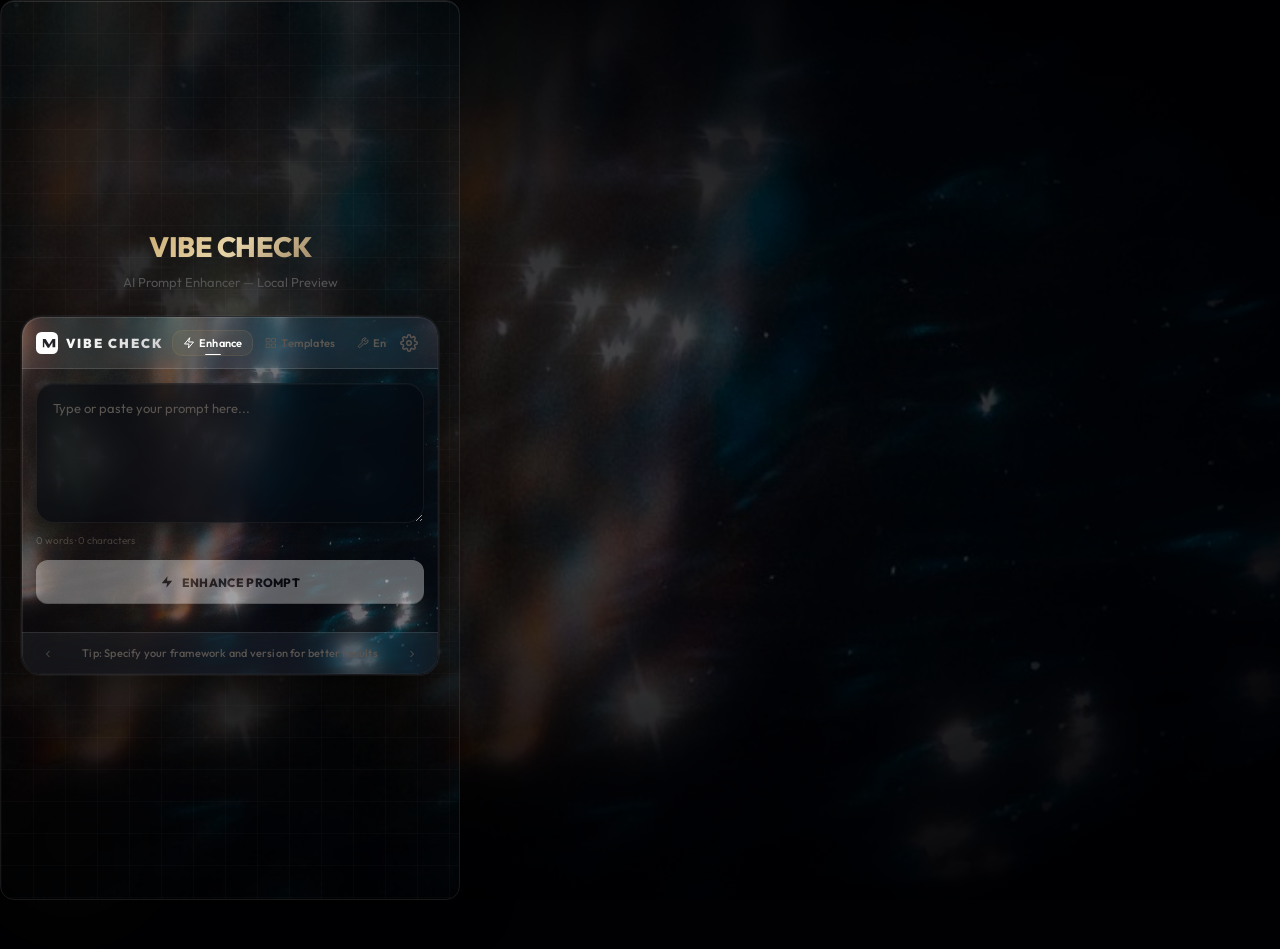
<file: preview.html>
<!DOCTYPE html>
<html lang="en">
<head>
  <meta charset="UTF-8">
  <meta name="viewport" content="width=device-width, initial-scale=1.0">
  <title>Vibe Check — Preview</title>
  <link href="https://fonts.googleapis.com/css2?family=Outfit:wght@300;400;500;600;700;800;900&family=JetBrains+Mono:wght@400;500;600;700&display=swap" rel="stylesheet">
  <style>
    /* Preview wrapper styles — MewoOS-level elite */
    * { margin: 0; padding: 0; box-sizing: border-box; }
    body.preview-body {
      background: #010103;
      min-height: 100vh;
      display: flex;
      align-items: center;
      justify-content: center;
      font-family: 'Outfit', system-ui, sans-serif;
      overflow: auto;
      padding: 40px 20px;
      position: relative;
    }

    /* Ambient glow orbs */
    .ambient-orb {
      position: fixed;
      border-radius: 50%;
      pointer-events: none;
      filter: blur(80px);
      z-index: 0;
      opacity: 0.5;
    }
    .ambient-orb-1 {
      width: 500px; height: 500px;
      top: -100px; right: -50px;
      background: radial-gradient(circle, rgba(196,162,101,0.08) 0%, rgba(139,115,85,0.04) 40%, transparent 70%);
      animation: orb-drift-1 25s ease-in-out infinite;
    }
    .ambient-orb-2 {
      width: 450px; height: 450px;
      bottom: -80px; left: -40px;
      background: radial-gradient(circle, rgba(139,115,85,0.06) 0%, rgba(196,162,101,0.03) 40%, transparent 70%);
      animation: orb-drift-2 30s ease-in-out infinite;
    }
    @keyframes orb-drift-1 {
      0%, 100% { transform: translate(0, 0); }
      25% { transform: translate(15px, -20px); }
      50% { transform: translate(-10px, 15px); }
      75% { transform: translate(20px, 10px); }
    }
    @keyframes orb-drift-2 {
      0%, 100% { transform: translate(0, 0); }
      33% { transform: translate(-15px, 10px); }
      66% { transform: translate(10px, -15px); }
    }

    /* Grid pattern */
    .ambient-grid {
      position: fixed;
      inset: 0;
      pointer-events: none;
      z-index: 0;
      background-image:
        linear-gradient(rgba(196,162,101,0.012) 1px, transparent 1px),
        linear-gradient(90deg, rgba(196,162,101,0.012) 1px, transparent 1px);
      background-size: 80px 80px;
      opacity: 0.6;
    }

    /* Cursor trail canvas */
    #cursor-trail-canvas {
      position: fixed;
      inset: 0;
      pointer-events: none;
      z-index: 99999;
    }

    /* Shimmer sweep */
    @keyframes shimmer-sweep {
      0% { transform: translateX(-100%); }
      50% { transform: translateX(100%); }
      100% { transform: translateX(-100%); }
    }

    .preview-bg {
      position: fixed;
      inset: 0;
      background:
        url('popup/crystal-bg.jpg') center/cover no-repeat;
      opacity: 0.25;
      pointer-events: none;
      z-index: 0;
    }
    .preview-bg::after {
      content: '';
      position: absolute;
      inset: 0;
      background: radial-gradient(ellipse 80% 70% at 50% 50%, transparent 20%, #010103 80%);
    }
    .preview-container {
      position: relative;
      z-index: 1;
      display: flex;
      flex-direction: column;
      align-items: center;
      gap: 24px;
      width: 100%;
      max-width: 520px;
    }
    .preview-header {
      text-align: center;
    }
    .preview-header h1 {
      font-size: 28px;
      font-weight: 800;
      background: linear-gradient(135deg, #C4A265, #e8d5a8, #8B7355);
      -webkit-background-clip: text;
      -webkit-text-fill-color: transparent;
      background-clip: text;
      letter-spacing: -0.5px;
    }
    .preview-header p {
      color: #555;
      font-size: 13px;
      margin-top: 4px;
    }
    .extension-frame {
      width: 100%;
      max-width: 460px;
      background: linear-gradient(135deg, rgba(8,10,18,0.65) 0%, rgba(4,5,12,0.7) 50%, rgba(10,12,20,0.65) 100%);
      backdrop-filter: blur(30px) saturate(1.6) brightness(1.1);
      -webkit-backdrop-filter: blur(30px) saturate(1.6) brightness(1.1);
      border-radius: 20px;
      border: 1px solid rgba(255,255,255,0.08);
      box-shadow:
        0 0 0 1px rgba(255,255,255,0.04),
        0 20px 60px rgba(0,0,0,0.6),
        0 0 80px rgba(196,162,101,0.04),
        inset 0 1px 0 rgba(255,255,255,0.06);
      overflow: hidden;
      position: relative;
    }
    /* Shimmer on extension frame */
    .extension-frame::before {
      content: '';
      position: absolute;
      inset: 0;
      border-radius: inherit;
      background: linear-gradient(105deg, transparent 35%, rgba(255,255,255,0.02) 42%, rgba(255,255,255,0.05) 50%, rgba(255,255,255,0.02) 58%, transparent 65%);
      transform: translateX(-100%);
      animation: shimmer-sweep 12s ease-in-out infinite;
      pointer-events: none;
      z-index: 0;
    }
    /* Chrome rim */
    .extension-frame::after {
      content: '';
      position: absolute;
      inset: 0;
      border-radius: inherit;
      box-shadow:
        inset 1px 1px 1px rgba(255,255,255,0.1),
        inset -1px -1px 1px rgba(255,255,255,0.03);
      pointer-events: none;
      z-index: 0;
    }
  </style>
</head>
<body class="preview-body">
  <!-- Ambient effects (preview wrapper) -->
  <div class="ambient-orb ambient-orb-1"></div>
  <div class="ambient-orb ambient-orb-2"></div>
  <div class="ambient-grid"></div>
  <!-- Note: cursor trail is handled by popup.html's inline script -->

  <div class="preview-bg"></div>
  <div class="preview-container">
    <div class="preview-header">
      <h1>VIBE CHECK</h1>
      <p>AI Prompt Enhancer — Local Preview</p>
    </div>
    <div class="extension-frame">
      <!-- The popup content gets injected here -->
      <div id="popup-mount"></div>
    </div>
  </div>

  <!-- Cursor trail is handled by popup.html's inline script when loaded -->

  <!-- Load all library modules -->
  <script src="lib/settings.js"></script>
  <script src="lib/stack-detector.js"></script>
  <script src="lib/templates.js"></script>
  <script src="lib/scorer.js"></script>
  <script src="lib/enhancer.js"></script>
  <script src="lib/prompt-engineer.js"></script>
  <script src="lib/history.js"></script>
  <!-- Load popup CSS and HTML -->
  <link rel="stylesheet" href="popup/popup.css">
  <script>
    // Fetch and inject popup.html body content, then load popup.js
    fetch('popup/popup.html')
      .then(function(r) { return r.text(); })
      .then(function(html) {
        var match = html.match(/<body[^>]*>([\s\S]*)<\/body>/i);
        if (match) {
          document.getElementById('popup-mount').innerHTML = match[1];
        }
        // Load popup.js — it registers DOMContentLoaded which we fire after
        var script = document.createElement('script');
        script.src = 'popup/popup.js';
        script.onload = function() {
          document.dispatchEvent(new Event('DOMContentLoaded'));
        };
        document.body.appendChild(script);
      });
  </script>
</body>
</html>
</file>
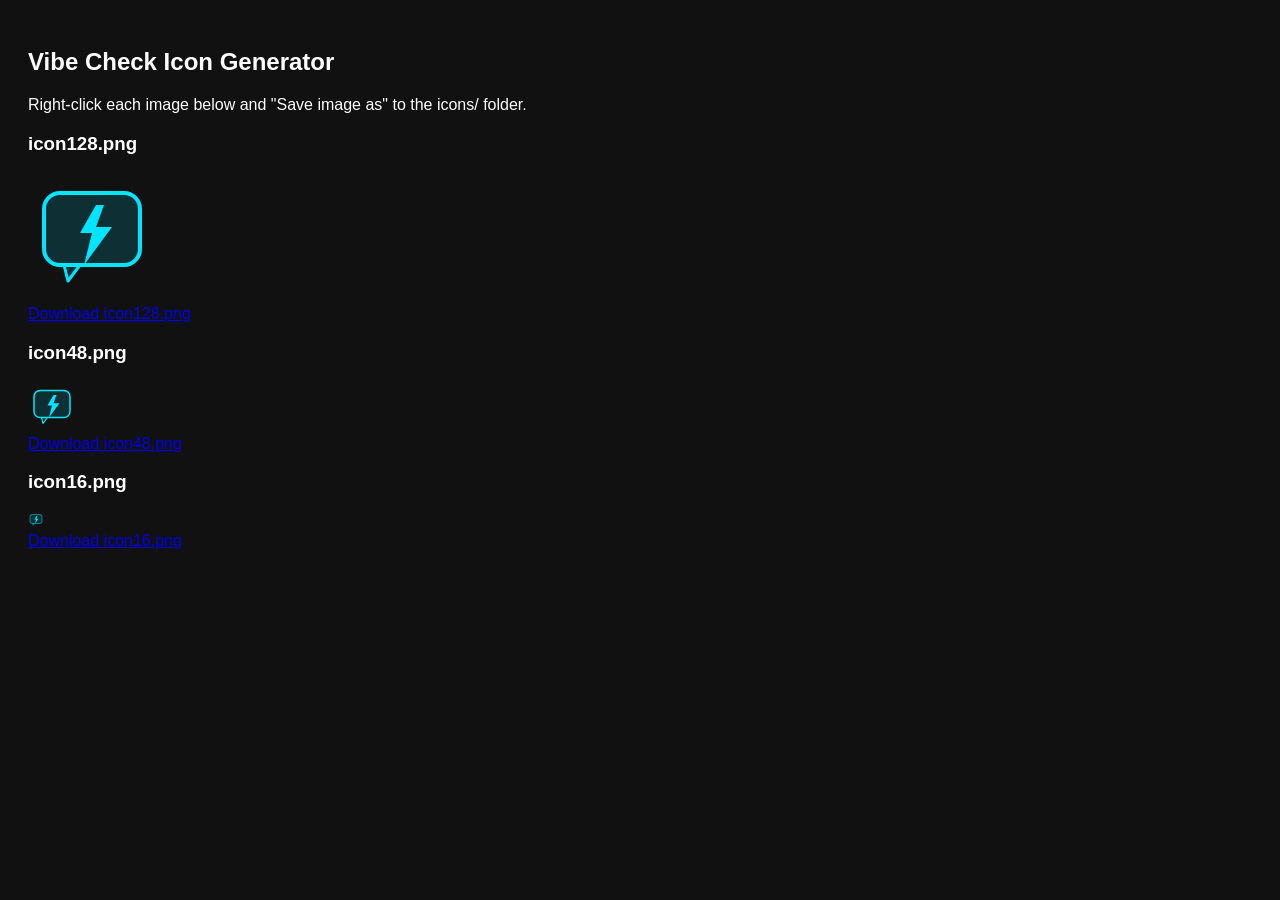
<file: icons/generate-icons.html>
<!-- 
  GENERATE-ICONS.HTML — Open this in a browser to generate PNG icons
  
  INSTRUCTIONS:
  1. Open this file in Chrome
  2. Click each "Download" button that appears
  3. Save the files as icon16.png, icon48.png, icon128.png in the icons/ folder
  
  This converts the SVG icon to the required PNG sizes.
-->
<!DOCTYPE html>
<html>
<head><title>Generate Vibe Check Icons</title></head>
<body style="background:#111;color:#fff;font-family:sans-serif;padding:20px;">
  <h2>Vibe Check Icon Generator</h2>
  <p>Right-click each image below and "Save image as" to the icons/ folder.</p>
  
  <h3>icon128.png</h3>
  <canvas id="c128" width="128" height="128"></canvas>
  <br><a id="d128" download="icon128.png">Download icon128.png</a>
  
  <h3>icon48.png</h3>
  <canvas id="c48" width="48" height="48"></canvas>
  <br><a id="d48" download="icon48.png">Download icon48.png</a>
  
  <h3>icon16.png</h3>
  <canvas id="c16" width="16" height="16"></canvas>
  <br><a id="d16" download="icon16.png">Download icon16.png</a>

  <script>
    const svg = `<svg xmlns="http://www.w3.org/2000/svg" viewBox="0 0 128 128" fill="none">
      <rect x="16" y="20" width="96" height="72" rx="16" fill="#00E5FF" opacity="0.15"/>
      <rect x="16" y="20" width="96" height="72" rx="16" stroke="#00E5FF" stroke-width="4"/>
      <polygon points="36,92 52,92 40,108" fill="#00E5FF" opacity="0.15"/>
      <polygon points="36,92 52,92 40,108" stroke="#00E5FF" stroke-width="3" stroke-linejoin="round" fill="none"/>
      <polygon points="68,32 52,60 64,60 56,92 84,54 68,54 76,32" fill="#00E5FF"/>
    </svg>`;

    function render(canvas, link) {
      const ctx = canvas.getContext('2d');
      const img = new Image();
      const blob = new Blob([svg], {type:'image/svg+xml'});
      const url = URL.createObjectURL(blob);
      img.onload = () => {
        ctx.drawImage(img, 0, 0, canvas.width, canvas.height);
        link.href = canvas.toDataURL('image/png');
      };
      img.src = url;
    }

    render(document.getElementById('c128'), document.getElementById('d128'));
    render(document.getElementById('c48'), document.getElementById('d48'));
    render(document.getElementById('c16'), document.getElementById('d16'));
  </script>
</body>
</html>
</file>
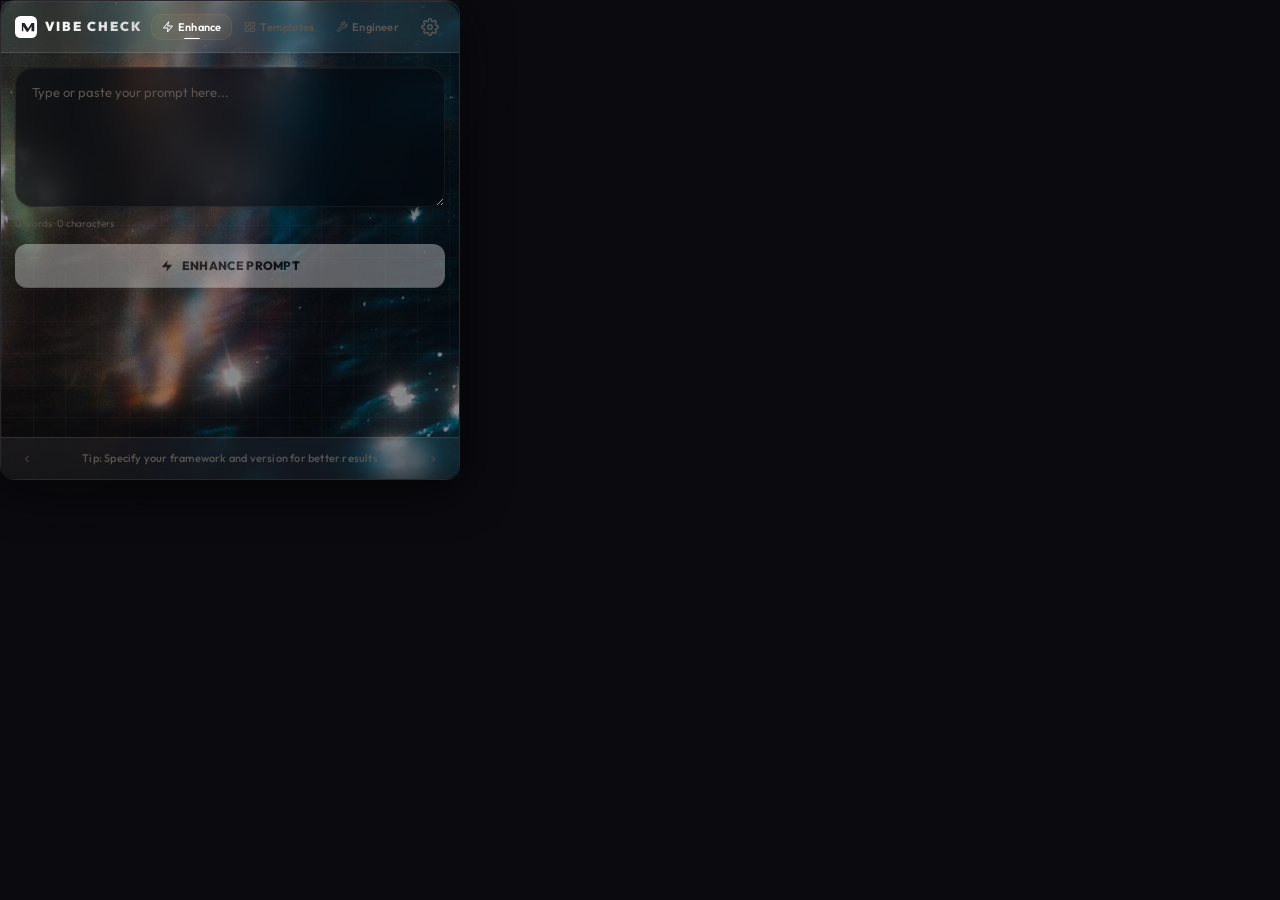
<file: popup/popup.html>
<!DOCTYPE html>
<html lang="en">
<head>
  <meta charset="UTF-8">
  <meta name="viewport" content="width=device-width, initial-scale=1.0">
  <title>Vibe Check</title>
  <link rel="preconnect" href="https://fonts.googleapis.com">
  <link rel="preconnect" href="https://fonts.gstatic.com" crossorigin>
  <link href="https://fonts.googleapis.com/css2?family=Outfit:wght@300;400;500;600;700;800;900&family=JetBrains+Mono:wght@400;500;600;700&display=swap" rel="stylesheet">
  <link rel="stylesheet" href="popup.css">
  <script src="../lib/settings.js"></script>
  <script src="../lib/stack-detector.js"></script>
  <script src="../lib/templates.js"></script>
  <script src="../lib/scorer.js"></script>
  <script src="../lib/enhancer.js"></script>
  <script src="../lib/prompt-engineer.js"></script>
  <script src="../lib/history.js"></script>
  <script src="popup.js"></script>
</head>
<body>
  <div class="crystal-bg"></div>
  <div class="ambient-orb ambient-orb-1"></div>
  <div class="ambient-orb ambient-orb-2"></div>
  <div class="ambient-orb ambient-orb-3"></div>
  <div class="ambient-grid"></div>
  <canvas id="cursor-trail-canvas"></canvas>

  <div id="toast-container"></div>

  <header id="header">
    <div class="header-left">
      <svg class="logo-icon" width="22" height="22" viewBox="0 0 32 32" fill="none">
          <rect width="32" height="32" rx="8" fill="url(#logoGrad)"/>
          <path d="M10 22V10h4l5 8 5-8h4v12h-4v-7l-5 8h-2l-5-8v7h-4z" fill="#0a0a0f" opacity="0.9"/>
          <defs><linearGradient id="logoGrad" x1="0" y1="0" x2="32" y2="32"><stop offset="0%" stop-color="#fff"/><stop offset="100%" stop-color="#aaa"/></linearGradient></defs>
      </svg>
      <span class="logo-text">VIBE CHECK</span>
    </div>
    <nav class="header-tabs">
      <button class="tab-btn active" data-tab="enhance" id="tab-enhance">
        <svg width="12" height="12" viewBox="0 0 24 24" fill="none" stroke="currentColor" stroke-width="2" stroke-linecap="round" stroke-linejoin="round"><polygon points="13,2 3,14 12,14 11,22 21,10 12,10"/></svg>
        Enhance
      </button>
      <button class="tab-btn" data-tab="templates" id="tab-templates">
        <svg width="12" height="12" viewBox="0 0 24 24" fill="none" stroke="currentColor" stroke-width="2" stroke-linecap="round" stroke-linejoin="round"><rect x="3" y="3" width="7" height="7"/><rect x="14" y="3" width="7" height="7"/><rect x="3" y="14" width="7" height="7"/><rect x="14" y="14" width="7" height="7"/></svg>
        Templates
      </button>
      <button class="tab-btn" data-tab="engineer" id="tab-engineer">
        <svg width="12" height="12" viewBox="0 0 24 24" fill="none" stroke="currentColor" stroke-width="2" stroke-linecap="round" stroke-linejoin="round"><path d="M14.7 6.3a1 1 0 0 0 0 1.4l1.6 1.6a1 1 0 0 0 1.4 0l3.77-3.77a6 6 0 0 1-7.94 7.94l-6.91 6.91a2.12 2.12 0 0 1-3-3l6.91-6.91a6 6 0 0 1 7.94-7.94l-3.76 3.76z"/></svg>
        Engineer
      </button>
      <button class="tab-btn" data-tab="history" id="tab-history">
        <svg width="12" height="12" viewBox="0 0 24 24" fill="none" stroke="currentColor" stroke-width="2" stroke-linecap="round" stroke-linejoin="round"><circle cx="12" cy="12" r="10"/><polyline points="12,6 12,12 16,14"/></svg>
        History
      </button>
    </nav>
    <button class="settings-btn" id="settings-btn" title="Settings">
      <svg width="18" height="18" viewBox="0 0 24 24" fill="none" stroke="currentColor" stroke-width="2" stroke-linecap="round" stroke-linejoin="round">
        <circle cx="12" cy="12" r="3"/>
        <path d="M19.4 15a1.65 1.65 0 0 0 .33 1.82l.06.06a2 2 0 0 1-2.83 2.83l-.06-.06a1.65 1.65 0 0 0-1.82-.33 1.65 1.65 0 0 0-1 1.51V21a2 2 0 0 1-4 0v-.09A1.65 1.65 0 0 0 9 19.4a1.65 1.65 0 0 0-1.82.33l-.06.06a2 2 0 0 1-2.83-2.83l.06-.06A1.65 1.65 0 0 0 4.68 15a1.65 1.65 0 0 0-1.51-1H3a2 2 0 0 1 0-4h.09A1.65 1.65 0 0 0 4.6 9a1.65 1.65 0 0 0-.33-1.82l-.06-.06a2 2 0 0 1 2.83-2.83l.06.06A1.65 1.65 0 0 0 9 4.68a1.65 1.65 0 0 0 1-1.51V3a2 2 0 0 1 4 0v.09a1.65 1.65 0 0 0 1 1.51 1.65 1.65 0 0 0 1.82-.33l.06-.06a2 2 0 0 1 2.83 2.83l-.06.06A1.65 1.65 0 0 0 19.4 9a1.65 1.65 0 0 0 1.51 1H21a2 2 0 0 1 0 4h-.09a1.65 1.65 0 0 0-1.51 1z"/>
      </svg>
    </button>
  </header>

  <div id="tab-content" class="tab-content">
    <div class="tab-panel active" id="panel-enhance">
      <div id="stack-badge" class="stack-badge hidden">
        <span class="stack-badge-dot"></span>
        <span class="stack-label">Currently on:</span>
        <span class="stack-name" id="stack-name"></span>
      </div>
      <div id="stack-tips" class="stack-tips hidden">
        <div class="tips-header">Tips for <span id="tips-stack-name"></span>:</div>
        <ul id="tips-list"></ul>
      </div>
      <div class="textarea-wrapper">
        <textarea id="prompt-input" placeholder="Type or paste your prompt here..." maxlength="5000"></textarea>
        <div class="input-meta">
          <span id="word-count">0 words &middot; 0 characters</span>
          <span id="complexity-badge" class="complexity-badge hidden"></span>
        </div>
      </div>
      <div class="action-row">
        <button class="btn-enhance" id="btn-enhance" disabled>
          <svg class="btn-icon" width="14" height="14" viewBox="0 0 24 24" fill="none">
            <polygon points="13,2 3,14 12,14 11,22 21,10 12,10" fill="#000"/>
          </svg>
          <span class="btn-label">Enhance Prompt</span>
          <span class="btn-spinner"></span>
        </button>
        <button class="btn-icon-only btn-undo hidden" id="btn-undo" title="Undo enhancement (Ctrl+Z)">
          <svg width="16" height="16" viewBox="0 0 24 24" fill="none" stroke="currentColor" stroke-width="2" stroke-linecap="round" stroke-linejoin="round">
            <polyline points="1 4 1 10 7 10"/>
            <path d="M3.51 15a9 9 0 1 0 2.13-9.36L1 10"/>
          </svg>
        </button>
        <button class="btn-icon-only btn-undo hidden" id="btn-redo" title="Redo enhancement (Ctrl+Y)">
          <svg width="16" height="16" viewBox="0 0 24 24" fill="none" stroke="currentColor" stroke-width="2" stroke-linecap="round" stroke-linejoin="round" style="transform:scaleX(-1)">
            <polyline points="1 4 1 10 7 10"/>
            <path d="M3.51 15a9 9 0 1 0 2.13-9.36L1 10"/>
          </svg>
        </button>
      </div>
      <div id="score-display" class="score-display glass-panel hidden">
        <div class="score-main">
          <span class="score-number" id="score-number">0</span>
          <span class="score-divider">/</span>
          <span class="score-max">100</span>
        </div>
        <div class="score-label" id="score-label"></div>
        <div class="score-bars" id="score-bars"></div>
        <div class="score-feedback" id="score-feedback"></div>
      </div>
      <div id="enhanced-area" class="enhanced-area glass-panel hidden">
        <div class="enhanced-header">
          <span class="enhanced-title">
            <svg width="12" height="12" viewBox="0 0 24 24" fill="none" stroke="currentColor" stroke-width="2" stroke-linecap="round" stroke-linejoin="round"><polyline points="20 6 9 17 4 12"/></svg>
            Enhanced Prompt
          </span>
          <button class="btn-copy" id="btn-copy-enhanced" title="Copy to clipboard">
            <svg width="14" height="14" viewBox="0 0 24 24" fill="none" stroke="currentColor" stroke-width="2" stroke-linecap="round" stroke-linejoin="round">
              <rect x="9" y="9" width="13" height="13" rx="2" ry="2"/>
              <path d="M5 15H4a2 2 0 0 1-2-2V4a2 2 0 0 1 2-2h9a2 2 0 0 1 2 2v1"/>
            </svg>
          </button>
        </div>
        <pre class="enhanced-text" id="enhanced-text"></pre>
        <div class="improvements-list" id="improvements-list"></div>
      </div>
      <div id="before-after" class="before-after hidden">
        <div class="split-container">
          <div class="split-col">
            <div class="split-header">
              <span class="split-label before-label">Before</span>
              <button class="btn-copy-sm" id="btn-copy-before" title="Copy">
                <svg width="12" height="12" viewBox="0 0 24 24" fill="none" stroke="currentColor" stroke-width="2"><rect x="9" y="9" width="13" height="13" rx="2" ry="2"/><path d="M5 15H4a2 2 0 0 1-2-2V4a2 2 0 0 1 2-2h9a2 2 0 0 1 2 2v1"/></svg>
              </button>
            </div>
            <pre class="split-text" id="before-text"></pre>
          </div>
          <div class="split-col">
            <div class="split-header">
              <span class="split-label after-label">After</span>
              <button class="btn-copy-sm" id="btn-copy-after" title="Copy">
                <svg width="12" height="12" viewBox="0 0 24 24" fill="none" stroke="currentColor" stroke-width="2"><rect x="9" y="9" width="13" height="13" rx="2" ry="2"/><path d="M5 15H4a2 2 0 0 1-2-2V4a2 2 0 0 1 2-2h9a2 2 0 0 1 2 2v1"/></svg>
              </button>
            </div>
            <pre class="split-text" id="after-text"></pre>
          </div>
        </div>
        <div class="changes-list" id="changes-list"></div>
      </div>
      <div id="token-efficiency" class="token-efficiency hidden">
        <div class="efficiency-header" id="efficiency-toggle">
          <svg width="14" height="14" viewBox="0 0 24 24" fill="none" stroke="currentColor" stroke-width="2" stroke-linecap="round" stroke-linejoin="round"><path d="M12 20V10"/><path d="M18 20V4"/><path d="M6 20v-4"/></svg>
          <span>Token Efficiency</span>
          <span class="efficiency-pct" id="efficiency-pct"></span>
          <svg width="12" height="12" viewBox="0 0 24 24" fill="none" stroke="currentColor" stroke-width="2" class="chevron"><polyline points="6 9 12 15 18 9"/></svg>
        </div>
        <div class="efficiency-body hidden" id="efficiency-body">
          <div class="efficiency-ring-container">
            <svg width="60" height="60" viewBox="0 0 60 60">
              <circle cx="30" cy="30" r="26" fill="none" stroke="rgba(255,255,255,0.06)" stroke-width="4"/>
                <circle id="efficiency-ring" cx="30" cy="30" r="26" fill="none" stroke="#fff" stroke-width="4"
                stroke-dasharray="163.36" stroke-dashoffset="0" stroke-linecap="round" transform="rotate(-90 30 30)"/>
            </svg>
            <span class="ring-percent" id="ring-percent">100%</span>
          </div>
          <div class="efficiency-details">
            <div class="filler-count" id="filler-count"></div>
            <ul class="filler-list" id="filler-list"></ul>
            <button class="btn-outline btn-small" id="btn-strip-filler">
              <svg width="10" height="10" viewBox="0 0 24 24" fill="none" stroke="currentColor" stroke-width="2" stroke-linecap="round" stroke-linejoin="round"><line x1="18" y1="6" x2="6" y2="18"/><line x1="6" y1="6" x2="18" y2="18"/></svg>
              Strip Filler
            </button>
          </div>
        </div>
      </div>
    </div>

    <div class="tab-panel" id="panel-templates">
      <div class="template-categories" id="templates-category-tabs">
        <button class="template-cat-btn active" data-category="ui-components">
          <svg width="10" height="10" viewBox="0 0 24 24" fill="none" stroke="currentColor" stroke-width="2"><rect x="3" y="3" width="7" height="7"/><rect x="14" y="3" width="7" height="7"/><rect x="3" y="14" width="7" height="7"/><rect x="14" y="14" width="7" height="7"/></svg>
          UI Components
        </button>
        <button class="template-cat-btn" data-category="full-apps">
          <svg width="10" height="10" viewBox="0 0 24 24" fill="none" stroke="currentColor" stroke-width="2"><rect x="2" y="3" width="20" height="14" rx="2" ry="2"/><line x1="8" y1="21" x2="16" y2="21"/><line x1="12" y1="17" x2="12" y2="21"/></svg>
          Full Apps
        </button>
        <button class="template-cat-btn" data-category="fixes">
          <svg width="10" height="10" viewBox="0 0 24 24" fill="none" stroke="currentColor" stroke-width="2"><path d="M14.7 6.3a1 1 0 0 0 0 1.4l1.6 1.6a1 1 0 0 0 1.4 0l3.77-3.77a6 6 0 0 1-7.94 7.94l-6.91 6.91a2.12 2.12 0 0 1-3-3l6.91-6.91a6 6 0 0 1 7.94-7.94l-3.76 3.76z"/></svg>
          Fixes
        </button>
        <button class="template-cat-btn" data-category="api-backend">
          <svg width="10" height="10" viewBox="0 0 24 24" fill="none" stroke="currentColor" stroke-width="2"><polyline points="16,18 22,12 16,6"/><polyline points="8,6 2,12 8,18"/></svg>
          API
        </button>
        <button class="template-cat-btn" data-category="ai-prompts">
          <svg width="10" height="10" viewBox="0 0 24 24" fill="none" stroke="currentColor" stroke-width="2"><path d="M12 2a10 10 0 1 0 10 10H12V2z"/><path d="M20.66 8A10 10 0 0 0 14 2v6h6.66z" fill="currentColor" opacity="0.3"/></svg>
          AI
        </button>
      </div>
      <div class="template-search-wrapper">
        <svg class="search-icon" width="14" height="14" viewBox="0 0 24 24" fill="none" stroke="currentColor" stroke-width="2" stroke-linecap="round" stroke-linejoin="round">
          <circle cx="11" cy="11" r="8"/><line x1="21" y1="21" x2="16.65" y2="16.65"/>
        </svg>
        <input type="text" class="template-search" id="template-search" placeholder="Search templates...">
      </div>
      <div class="templates-grid" id="templates-grid"></div>
    </div>

    <div class="tab-panel" id="panel-engineer">
      <div class="engineer-section">
        <div class="section-header">
          <span class="section-label">Source Prompt</span>
          <button class="btn-outline btn-small" id="btn-engineer-from-enhance">
            <svg width="10" height="10" viewBox="0 0 24 24" fill="none" stroke="currentColor" stroke-width="2" stroke-linecap="round" stroke-linejoin="round"><polyline points="1 4 1 10 7 10"/><path d="M3.51 15a9 9 0 1 0 2.13-9.36L1 10"/></svg>
            Use last enhanced
          </button>
        </div>
        <textarea id="engineer-input" placeholder="Paste or type your prompt to engineer..." maxlength="5000"></textarea>
        <div class="input-meta">
          <span id="engineer-word-count">0 words &middot; 0 characters</span>
        </div>
      </div>

      <div class="engineer-section">
        <div class="section-header">
          <span class="section-label">Quality Checklist</span>
          <span class="checklist-score" id="checklist-score"></span>
        </div>
        <div class="checklist-grid" id="checklist-grid"></div>
      </div>

      <div class="engineer-section">
        <div class="section-header">
          <span class="section-label">Apply Techniques</span>
          <button class="btn-outline btn-small" id="btn-apply-techniques">
            <svg width="10" height="10" viewBox="0 0 24 24" fill="none" stroke="currentColor" stroke-width="2" stroke-linecap="round" stroke-linejoin="round"><polyline points="20 6 9 17 4 12"/></svg>
            Apply Selected
          </button>
        </div>
        <div class="techniques-grid" id="techniques-grid"></div>
      </div>

      <div class="engineer-section">
        <div class="section-header">
          <span class="section-label">Prompt Variants</span>
          <button class="btn-outline btn-small" id="btn-generate-variants">
            <svg width="10" height="10" viewBox="0 0 24 24" fill="none" stroke="currentColor" stroke-width="2" stroke-linecap="round" stroke-linejoin="round"><circle cx="12" cy="12" r="10"/><line x1="12" y1="8" x2="12" y2="16"/><line x1="8" y1="12" x2="16" y2="12"/></svg>
            Generate
          </button>
        </div>
        <div class="variants-container" id="variants-container">
          <div class="empty-state small">
            <p>Click Generate to create 3 variations of your prompt</p>
          </div>
        </div>
      </div>

      <div class="engineer-section">
        <div class="section-header">
          <span class="section-label">Version History</span>
          <div class="version-actions">
            <button class="btn-outline btn-small" id="btn-save-version">
              <svg width="10" height="10" viewBox="0 0 24 24" fill="none" stroke="currentColor" stroke-width="2" stroke-linecap="round" stroke-linejoin="round"><path d="M19 21H5a2 2 0 0 1-2-2V5a2 2 0 0 1 2-2h11l5 5v11a2 2 0 0 1-2 2z"/><polyline points="17,21 17,13 7,13 7,21"/><polyline points="7,3 7,8 15,8"/></svg>
              Save Version
            </button>
            <button class="btn-outline btn-small" id="btn-clear-versions">
              <svg width="10" height="10" viewBox="0 0 24 24" fill="none" stroke="currentColor" stroke-width="2" stroke-linecap="round" stroke-linejoin="round"><line x1="18" y1="6" x2="6" y2="18"/><line x1="6" y1="6" x2="18" y2="18"/></svg>
              Clear
            </button>
          </div>
        </div>
        <div class="versions-list" id="versions-list">
          <div class="empty-state small">
            <p>No versions saved yet</p>
          </div>
        </div>
      </div>
    </div>

    <div class="tab-panel" id="panel-history">
      <div class="history-search-wrapper">
        <svg class="search-icon" width="14" height="14" viewBox="0 0 24 24" fill="none" stroke="currentColor" stroke-width="2" stroke-linecap="round" stroke-linejoin="round">
          <circle cx="11" cy="11" r="8"/><line x1="21" y1="21" x2="16.65" y2="16.65"/>
        </svg>
        <input type="text" class="history-search" id="history-search" placeholder="Search prompts...">
      </div>
      <div class="history-list" id="history-list">
        <div class="empty-state" id="history-empty">
          <svg class="empty-icon" width="32" height="32" viewBox="0 0 24 24" fill="none" stroke="currentColor" stroke-width="1.5" stroke-linecap="round" stroke-linejoin="round" style="opacity:0.3">
            <circle cx="12" cy="12" r="10"/><polyline points="12,6 12,12 16,14"/>
          </svg>
          <p>No prompts yet.</p>
          <p class="empty-sub">Enhance your first prompt to build your history.</p>
        </div>
      </div>
        <button class="btn-danger" id="btn-clear-history">Clear All History</button>
    </div>
  </div>

  <div id="tip-carousel" class="tip-carousel">
    <button class="tip-arrow" id="tip-prev">
      <svg width="12" height="12" viewBox="0 0 24 24" fill="none" stroke="currentColor" stroke-width="2"><polyline points="15 18 9 12 15 6"/></svg>
    </button>
    <span class="tip-text" id="tip-text"></span>
    <button class="tip-arrow" id="tip-next">
      <svg width="12" height="12" viewBox="0 0 24 24" fill="none" stroke="currentColor" stroke-width="2"><polyline points="9 18 15 12 9 6"/></svg>
    </button>
  </div>

  <div id="settings-modal" class="settings-modal hidden">
    <div class="modal-backdrop" id="settings-backdrop"></div>
    <div class="modal-content">
      <div class="modal-header">
        <span class="modal-title">
          <svg width="14" height="14" viewBox="0 0 24 24" fill="none" stroke="currentColor" stroke-width="2" stroke-linecap="round" stroke-linejoin="round" style="vertical-align:-2px;margin-right:6px">
            <circle cx="12" cy="12" r="3"/><path d="M19.4 15a1.65 1.65 0 0 0 .33 1.82l.06.06a2 2 0 0 1-2.83 2.83l-.06-.06a1.65 1.65 0 0 0-1.82-.33 1.65 1.65 0 0 0-1 1.51V21a2 2 0 0 1-4 0v-.09A1.65 1.65 0 0 0 9 19.4a1.65 1.65 0 0 0-1.82.33l-.06.06a2 2 0 0 1-2.83-2.83l.06-.06A1.65 1.65 0 0 0 4.68 15a1.65 1.65 0 0 0-1.51-1H3a2 2 0 0 1 0-4h.09A1.65 1.65 0 0 0 4.6 9a1.65 1.65 0 0 0-.33-1.82l-.06-.06a2 2 0 0 1 2.83-2.83l.06.06A1.65 1.65 0 0 0 9 4.68a1.65 1.65 0 0 0 1-1.51V3a2 2 0 0 1 4 0v.09a1.65 1.65 0 0 0 1 1.51 1.65 1.65 0 0 0 1.82-.33l.06-.06a2 2 0 0 1 2.83 2.83l-.06.06A1.65 1.65 0 0 0 19.4 9a1.65 1.65 0 0 0 1.51 1H21a2 2 0 0 1 0 4h-.09a1.65 1.65 0 0 0-1.51 1z"/>
          </svg>
          Settings
        </span>
        <button class="modal-close" id="settings-close">
          <svg width="18" height="18" viewBox="0 0 24 24" fill="none" stroke="currentColor" stroke-width="2"><line x1="18" y1="6" x2="6" y2="18"/><line x1="6" y1="6" x2="18" y2="18"/></svg>
        </button>
      </div>
      <div class="modal-body">
        <div class="settings-section">
          <div class="section-title">API Key (for local testing)</div>
          <div class="setting-row">
            <label class="setting-label" for="setting-api-key">OpenRouter Key</label>
            <input type="password" class="setting-input" id="setting-api-key" placeholder="sk-or-..." autocomplete="off">
          </div>
        </div>
        <div class="settings-section">
          <div class="section-title">Behavior</div>
          <div class="setting-row">
            <label class="setting-label" for="setting-auto-stack">Auto-detect stack</label>
            <label class="toggle">
              <input type="checkbox" id="setting-auto-stack" checked>
              <span class="toggle-slider"></span>
            </label>
          </div>
          <div class="setting-row">
            <label class="setting-label" for="setting-token-eff">Show token efficiency</label>
            <label class="toggle">
              <input type="checkbox" id="setting-token-eff" checked>
              <span class="toggle-slider"></span>
            </label>
          </div>
          <div class="setting-row">
            <label class="setting-label" for="setting-before-after">Show before/after</label>
            <label class="toggle">
              <input type="checkbox" id="setting-before-after" checked>
              <span class="toggle-slider"></span>
            </label>
          </div>
          <div class="setting-row">
            <label class="setting-label" for="setting-theme">Light theme</label>
            <label class="toggle">
              <input type="checkbox" id="setting-theme">
              <span class="toggle-slider"></span>
            </label>
          </div>
        </div>
        <div class="settings-section">
          <div class="section-title">Data</div>
          <div class="settings-btn-row">
            <button class="btn-outline" id="btn-export">
              <svg width="12" height="12" viewBox="0 0 24 24" fill="none" stroke="currentColor" stroke-width="2" stroke-linecap="round" stroke-linejoin="round"><path d="M21 15v4a2 2 0 0 1-2 2H5a2 2 0 0 1-2-2v-4"/><polyline points="7 10 12 15 17 10"/><line x1="12" y1="15" x2="12" y2="3"/></svg>
              Export All Data
            </button>
            <button class="btn-outline" id="btn-import">
              <svg width="12" height="12" viewBox="0 0 24 24" fill="none" stroke="currentColor" stroke-width="2" stroke-linecap="round" stroke-linejoin="round"><path d="M21 15v4a2 2 0 0 1-2 2H5a2 2 0 0 1-2-2v-4"/><polyline points="17 8 12 3 7 8"/><line x1="12" y1="3" x2="12" y2="15"/></svg>
              Import Data
            </button>
            <button class="btn-outline btn-danger-outline" id="btn-clear-data">
              <svg width="12" height="12" viewBox="0 0 24 24" fill="none" stroke="currentColor" stroke-width="2" stroke-linecap="round" stroke-linejoin="round"><polyline points="3 6 5 6 21 6"/><path d="M19 6v14a2 2 0 0 1-2 2H7a2 2 0 0 1-2-2V6m3 0V4a2 2 0 0 1 2-2h4a2 2 0 0 1 2 2v2"/></svg>
              Clear All Data
            </button>
          </div>
        </div>
        <button class="btn-outline btn-small" id="btn-reset-settings">
          <svg width="10" height="10" viewBox="0 0 24 24" fill="none" stroke="currentColor" stroke-width="2" stroke-linecap="round" stroke-linejoin="round"><polyline points="1 4 1 10 7 10"/><path d="M3.51 15a9 9 0 1 0 2.13-9.36L1 10"/></svg>
          Reset to Defaults
        </button>
      </div>
    </div>
  </div>

  <input type="file" id="import-file-input" accept=".json" style="display:none">

  <script>
  (function() {
    var canvas = document.getElementById('cursor-trail-canvas');
    if (!canvas) return;
    var ctx = canvas.getContext('2d');
    var TRAIL_LEN = 8;
    var trail = [];
    for (var i = 0; i < TRAIL_LEN; i++) trail.push({ x: -100, y: -100 });
    var mx = -100, my = -100;
    var frame;

    function resize() {
      canvas.width = window.innerWidth;
      canvas.height = window.innerHeight;
    }
    resize();
    window.addEventListener('resize', resize);

    document.addEventListener('mousemove', function(e) {
      mx = e.clientX; my = e.clientY;
    });

    function draw() {
      ctx.clearRect(0, 0, canvas.width, canvas.height);
      for (var i = TRAIL_LEN - 1; i > 0; i--) {
        trail[i] = { x: trail[i-1].x, y: trail[i-1].y };
      }
      trail[0] = { x: mx, y: my };
      for (var i = 0; i < TRAIL_LEN; i++) {
        var size = 6 - i * 0.6;
        var alpha = 0.35 - i * 0.04;
        if (size < 1) size = 1;
        ctx.beginPath();
        ctx.arc(trail[i].x, trail[i].y, size, 0, Math.PI * 2);
        ctx.fillStyle = 'rgba(196,162,101,' + Math.max(0, alpha) + ')';
        ctx.fill();
      }
      frame = requestAnimationFrame(draw);
    }
    draw();
  })();
  </script>
</body>
</html>
</file>
<file: popup/popup.css>
/* ═══════════════════════════════════════════════════════════════════
   VIBE CHECK — Obsidian Chrome UI
   Gold/Amber/Black theme. Deep obsidian glass. Bright specular edges.
   Outfit (UI) + JetBrains Mono (code). Zero emojis. SVG only.
   ═══════════════════════════════════════════════════════════════════ */

:root {
  /* ── Core Palette ── */
  --bg-deep: #010103;
  --bg-panel: #06060a;
  --bg-elevated: #0c0c12;
  --bg-hover: #111118;
  --bg-input: #08080e;

  /* ── Brand Colors ── */
  --gold: #C4A265;
  --gold-dim: #8B7355;
  --gold-bright: #e8d5a8;
  --gold-muted: #9A7A50;
  --crimson: #B85450;
  --green: #6B9D7C;

  /* ── Accent aliases (used by popup.js) ── */
  --accent-primary: #C4A265;
  --accent-secondary: #8B7355;
  --accent-amber: #C4A265;
  --accent-crimson: #B85450;
  --accent-green: #6B9D7C;

  /* ── Text ── */
  --text-primary: #E8E4DE;
  --text-secondary: #9A9590;
  --text-muted: #5A5550;

  /* ── Borders ── */
  --border: rgba(255,255,255,0.07);
  --border-light: rgba(255,255,255,0.10);
  --border-subtle: rgba(255,255,255,0.05);
  --border-chrome: rgba(255,255,255,0.12);

  /* ── Glass System ── */
  --glass-bg: rgba(6,8,14,0.88);
  --glass-bg-deep: rgba(4,5,10,0.94);
  --glass-border: rgba(255,255,255,0.08);
  --glass-blur: 20px;

  /* ── Radii ── */
  --radius-xs: 4px;
  --radius-sm: 6px;
  --radius-md: 10px;
  --radius-lg: 14px;
  --radius-xl: 20px;
  --radius-pill: 999px;
  --radius-window: 14px;

  /* ── Shadows ── */
  --shadow-sm: 0 2px 8px rgba(0,0,0,0.35);
  --shadow-md: 0 8px 32px rgba(0,0,0,0.45);
  --shadow-lg: 0 16px 48px rgba(0,0,0,0.55);
  --shadow-glow: 0 0 30px rgba(196,162,101,0.06);
  --shadow-gold: 0 0 40px rgba(196,162,101,0.12);
  --shadow-gold-sm: 0 0 16px rgba(196,162,101,0.1);

  /* ── Motion ── */
  --ease-out: cubic-bezier(0.22, 1, 0.36, 1);
  --ease-spring: cubic-bezier(0.34, 1.56, 0.64, 1);
  --ease-expo: cubic-bezier(0.16, 1, 0.3, 1);
  --transition: 0.22s cubic-bezier(0.4, 0, 0.2, 1);
  --transition-fast: 0.12s cubic-bezier(0.4, 0, 0.2, 1);
  --transition-smooth: 0.35s cubic-bezier(0.22, 1, 0.36, 1);
  --transition-spring: 0.5s cubic-bezier(0.34, 1.56, 0.64, 1);
}

/* ── Light Theme Override ── */
.light-theme {
  --bg-deep: #FAF9F7;
  --bg-panel: #F0EFEC;
  --bg-elevated: #E6E4E0;
  --bg-hover: #DCDAD6;
  --bg-input: #FFFFFF;
  --text-primary: #1A1816;
  --text-secondary: #6B6860;
  --text-muted: #9A9690;
  --border: rgba(0,0,0,0.06);
  --border-light: rgba(0,0,0,0.10);
  --border-subtle: rgba(0,0,0,0.04);
  --border-chrome: rgba(0,0,0,0.12);
  --glass-bg: rgba(255,255,255,0.92);
  --glass-bg-deep: rgba(255,255,255,0.96);
  --glass-border: rgba(0,0,0,0.06);
  --gold: #8B7355;
  --gold-dim: #6B5A42;
  --gold-bright: #A89070;
  --gold-muted: #7A6A52;
  --crimson: #A04040;
  --green: #4A7A5A;
  --accent-primary: #8B7355;
  --accent-secondary: #6B5A42;
  --accent-amber: #8B7355;
  --accent-crimson: #A04040;
  --accent-green: #4A7A5A;
  --shadow-glow: 0 0 30px rgba(139,115,85,0.08);
  --shadow-gold: 0 0 30px rgba(139,115,85,0.08);
  --shadow-gold-sm: 0 0 12px rgba(139,115,85,0.06);
}

/* ═══════════════════════════════════════════════════════════════════
   BASE RESET & SCROLLBAR
   ═══════════════════════════════════════════════════════════════════ */
*, *::before, *::after {
  margin: 0;
  padding: 0;
  box-sizing: border-box;
}

::-webkit-scrollbar {
  width: 5px;
}

::-webkit-scrollbar-track {
  background: transparent;
}

::-webkit-scrollbar-thumb {
  background: rgba(196,162,101,0.18);
  border-radius: 999px;
  transition: background 0.2s, width 0.2s;
}

::-webkit-scrollbar-thumb:hover {
  background: var(--gold);
  width: 8px;
}

/* Firefox scrollbar */
* {
  scrollbar-width: thin;
  scrollbar-color: rgba(255,255,255,0.12) transparent;
}

/* ═══════════════════════════════════════════════════════════════════
   BODY — Obsidian Glass Window
   ═══════════════════════════════════════════════════════════════════ */
body {
  width: 460px;
  min-height: 480px;
  max-height: 640px;
  overflow: hidden;
  color: var(--text-primary);
  font-family: 'Outfit', system-ui, -apple-system, sans-serif;
  font-size: 13px;
  line-height: 1.55;
  display: flex;
  flex-direction: column;
  -webkit-font-smoothing: antialiased;
  -moz-osx-font-smoothing: grayscale;
  border-radius: var(--radius-window);
  position: relative;
  background: #0a0a0f;
  border: 1px solid rgba(255,255,255,0.12);
  box-shadow:
    0 8px 48px rgba(0,0,0,0.6),
    inset 0 1px 0 rgba(255,255,255,0.15);
}

/* Background image — visible through glass */
body::before {
  content: '';
  position: absolute;
  inset: 0;
  border-radius: inherit;
  background: url('crystal-bg.jpg') center/cover no-repeat;
  opacity: 0.20;
  z-index: 0;
}

/* Grid pattern overlay */
body::after {
  content: '';
  position: absolute;
  inset: 0;
  border-radius: inherit;
  background-image:
    linear-gradient(rgba(255,255,255,0.025) 1px, transparent 1px),
    linear-gradient(90deg, rgba(255,255,255,0.025) 1px, transparent 1px);
  background-size: 32px 32px;
  z-index: 0;
  pointer-events: none;
}

body > * {
  position: relative;
  z-index: 1;
}

/* ═══════════════════════════════════════════════════════════════════
   AMBIENT GLOW ORBS
   ═══════════════════════════════════════════════════════════════════ */
.ambient-orb {
  position: absolute;
  border-radius: 50%;
  pointer-events: none;
  filter: blur(60px);
  z-index: 0;
  opacity: 0.4;
  will-change: transform;
}

.ambient-orb-1 {
  width: 260px;
  height: 260px;
  top: -60px;
  right: -50px;
  background: radial-gradient(circle,
    rgba(255,255,255,0.12) 0%,
    rgba(255,255,255,0.04) 40%,
    transparent 70%);
  animation: orb-drift-1 22s ease-in-out infinite;
}

.ambient-orb-2 {
  width: 220px;
  height: 220px;
  bottom: -50px;
  left: -40px;
  background: radial-gradient(circle,
    rgba(255,255,255,0.10) 0%,
    rgba(255,255,255,0.03) 40%,
    transparent 70%);
  animation: orb-drift-2 28s ease-in-out infinite;
}

.ambient-orb-3 {
  width: 180px;
  height: 180px;
  top: 45%;
  left: 35%;
  background: radial-gradient(circle,
    rgba(255,255,255,0.06) 0%,
    transparent 70%);
  animation: orb-drift-3 18s ease-in-out infinite;
}

@keyframes orb-drift-1 {
  0%, 100% { transform: translate(0, 0) scale(1); }
  25% { transform: translate(10px, -14px) scale(1.02); }
  50% { transform: translate(-6px, 10px) scale(0.98); }
  75% { transform: translate(14px, 6px) scale(1.01); }
}

@keyframes orb-drift-2 {
  0%, 100% { transform: translate(0, 0) scale(1); }
  33% { transform: translate(-12px, 8px) scale(1.03); }
  66% { transform: translate(8px, -12px) scale(0.97); }
}

@keyframes orb-drift-3 {
  0%, 100% { transform: translate(0, 0) scale(1); }
  50% { transform: translate(-10px, -8px) scale(1.04); }
}

/* ═══════════════════════════════════════════════════════════════════
   SUBTLE GRID TEXTURE
   ═══════════════════════════════════════════════════════════════════ */
body > .ambient-grid {
  position: absolute;
  inset: 0;
  pointer-events: none;
  z-index: 0;
  background-image:
    linear-gradient(rgba(196,162,101,0.018) 1px, transparent 1px),
    linear-gradient(90deg, rgba(196,162,101,0.018) 1px, transparent 1px);
  background-size: 60px 60px;
  opacity: 0.6;
}

/* ═══════════════════════════════════════════════════════════════════
   HEADER — Chrome TopBar
   ═══════════════════════════════════════════════════════════════════ */
#header {
  display: flex;
  align-items: center;
  height: 52px;
  padding: 0 14px;
  background: rgba(255,255,255,0.08);
  backdrop-filter: blur(16px) saturate(180%);
  -webkit-backdrop-filter: blur(16px) saturate(180%);
  border-bottom: 1px solid rgba(255,255,255,0.12);
  flex-shrink: 0;
  gap: 8px;
  border-radius: 18px 18px 0 0;
}

.header-left {
  display: flex;
  align-items: center;
  gap: 8px;
  flex-shrink: 0;
}

.logo-icon {
  width: 22px;
  height: 22px;
  flex-shrink: 0;
}

.logo-mark {
  width: 28px;
  height: 28px;
  display: flex;
  align-items: center;
  justify-content: center;
  background: rgba(196,162,101,0.08);
  border-radius: var(--radius-sm);
  border: 1px solid rgba(196,162,101,0.12);
  transition: all var(--transition);
}

.logo-mark:hover {
  background: rgba(196,162,101,0.15);
  box-shadow: 0 0 16px rgba(196,162,101,0.15);
}

.logo-text {
  font-size: 14px;
  font-weight: 800;
  letter-spacing: 1.2px;
  background: linear-gradient(135deg, #fff, #ccc);
  -webkit-background-clip: text;
  -webkit-text-fill-color: transparent;
  background-clip: text;
}

.logo-version {
  font-size: 9px;
  color: var(--text-muted);
  background: var(--bg-elevated);
  padding: 1px 5px;
  border-radius: 4px;
  font-weight: 600;
}

/* ── Tab Buttons ── */
.header-tabs {
  display: flex;
  gap: 2px;
  flex: 1;
  justify-content: flex-start;
  overflow-x: auto;
  scrollbar-width: none;
  -ms-overflow-style: none;
}

.header-tabs::-webkit-scrollbar {
  display: none;
}

.tab-btn {
  display: flex;
  align-items: center;
  gap: 4px;
  padding: 5px 10px;
  border-radius: var(--radius-md);
  border: none;
  background: transparent;
  color: var(--text-muted);
  font-size: 11px;
  font-weight: 600;
  font-family: 'Outfit', system-ui, sans-serif;
  cursor: pointer;
  transition: all var(--transition);
  white-space: nowrap;
  position: relative;
  flex-shrink: 0;
  letter-spacing: 0.2px;
}

.tab-btn:hover {
  background: var(--bg-hover);
  color: var(--text-secondary);
}

.tab-btn.active {
  background: rgba(255,255,255,0.12);
  color: #fff;
}

.tab-btn.active::after {
  content: '';
  position: absolute;
  bottom: -1px;
  left: 50%;
  transform: translateX(-50%);
  width: 16px;
  height: 2px;
  background: #fff;
  border-radius: 2px;
  box-shadow: 0 0 8px rgba(255,255,255,0.4);
}

/* ── Settings Button ── */
.settings-btn {
  background: none;
  border: none;
  color: var(--text-muted);
  cursor: pointer;
  padding: 6px;
  border-radius: var(--radius-sm);
  transition: all var(--transition);
  flex-shrink: 0;
  display: flex;
  align-items: center;
  justify-content: center;
}

.settings-btn:hover {
  color: #fff;
  background: rgba(255,255,255,0.08);
  box-shadow: 0 0 12px rgba(255,255,255,0.06);
}

/* ═══════════════════════════════════════════════════════════════════
   TAB CONTENT
   ═══════════════════════════════════════════════════════════════════ */
#tab-content {
  flex: 1;
  overflow-y: auto;
  overflow-x: hidden;
  padding: 14px;
}

.tab-panel {
  display: none;
}

.tab-panel.active {
  display: block;
  animation: tabFadeIn 0.25s var(--ease-out);
}

@keyframes tabFadeIn {
  from { opacity: 0; transform: translateY(6px); }
  to { opacity: 1; transform: translateY(0); }
}

/* ═══════════════════════════════════════════════════════════════════
   STACK BADGE
   ═══════════════════════════════════════════════════════════════════ */
.stack-badge {
  display: flex;
  align-items: center;
  gap: 6px;
  padding: 8px 14px;
  background: rgba(255,255,255,0.08);
  backdrop-filter: blur(16px) saturate(180%);
  -webkit-backdrop-filter: blur(16px) saturate(180%);
  border: 1px solid rgba(255,255,255,0.12);
  border-radius: 9999px;
  font-size: 12px;
  margin-bottom: 12px;
  cursor: pointer;
  transition: all var(--transition-fast);
}

.stack-badge:hover {
  background: rgba(255,255,255,0.12);
  border-color: rgba(255,255,255,0.20);
  box-shadow: 0 0 20px rgba(255,255,255,0.04);
}

.stack-badge.hidden {
  display: none;
}

.stack-badge-dot {
  width: 6px;
  height: 6px;
  border-radius: 50%;
  background: #34c759;
  box-shadow: 0 0 8px rgba(52,199,89,0.5);
  animation: pulse 2s infinite;
}

@keyframes pulse {
  0%, 100% { opacity: 1; }
  50% { opacity: 0.4; }
}

.stack-label {
  color: var(--text-muted);
  font-weight: 500;
}

.stack-name {
  color: var(--gold);
  font-weight: 700;
}

/* ── Stack Tips ── */
.stack-tips {
  background: rgba(6,8,14,0.5);
  backdrop-filter: blur(16px);
  -webkit-backdrop-filter: blur(16px);
  border: 1px solid var(--border);
  border-radius: 16px;
  padding: 14px;
  margin-bottom: 12px;
  font-size: 12px;
  animation: slideDown 0.25s var(--ease-out);
}

@keyframes slideDown {
  from { opacity: 0; max-height: 0; padding: 0 14px; }
  to { opacity: 1; max-height: 300px; }
}

.stack-tips.hidden {
  display: none;
}

.tips-header {
  color: rgba(255,255,255,0.8);
  font-weight: 700;
  margin-bottom: 8px;
}

#tips-list {
  list-style: none;
  padding: 0;
}

#tips-list li {
  padding: 4px 0 4px 16px;
  position: relative;
  color: var(--text-secondary);
}

#tips-list li::before {
  content: '';
  position: absolute;
  left: 0;
  top: 10px;
  width: 5px;
  height: 5px;
  border-radius: 50%;
  background: rgba(255,255,255,0.5);
  box-shadow: 0 0 6px rgba(255,255,255,0.3);
}

/* ═══════════════════════════════════════════════════════════════════
   TEXTAREA — Deep Glass Input
   ═══════════════════════════════════════════════════════════════════ */
.textarea-wrapper {
  margin-bottom: 12px;
}

.textarea-header {
  display: flex;
  justify-content: space-between;
  align-items: center;
  margin-bottom: 6px;
}

.textarea-label {
  font-size: 11px;
  font-weight: 700;
  color: var(--text-muted);
  text-transform: uppercase;
  letter-spacing: 0.8px;
}

.word-count {
  font-size: 11px;
  color: var(--text-muted);
  font-variant-numeric: tabular-nums;
}

#prompt-input {
  width: 100%;
  height: 140px;
  padding: 14px 16px;
  background: rgba(255,255,255,0.08);
  backdrop-filter: blur(16px) saturate(180%);
  -webkit-backdrop-filter: blur(16px) saturate(180%);
  border: 1px solid rgba(255,255,255,0.12);
  border-radius: 14px;
  color: var(--text-primary);
  font-family: 'JetBrains Mono', 'Fira Code', monospace;
  font-size: 13px;
  line-height: 1.6;
  resize: vertical;
  outline: none;
  transition: all var(--transition);
  box-shadow: inset 0 1px 0 rgba(255,255,255,0.1);
}

#prompt-input:focus {
  border-color: var(--gold);
  box-shadow:
    0 0 0 3px rgba(196,162,101,0.08),
    0 0 20px rgba(196,162,101,0.06),
    inset 0 1px 0 rgba(255,255,255,0.03);
}

#prompt-input::placeholder {
  color: var(--text-muted);
  font-family: 'Outfit', system-ui, sans-serif;
}

.textarea-footer {
  display: flex;
  justify-content: space-between;
  align-items: center;
  margin-top: 6px;
}

.textarea-hint {
  font-size: 10px;
  color: var(--text-muted);
  opacity: 0.6;
}

.input-meta {
  display: flex;
  justify-content: space-between;
  align-items: center;
  margin-top: 4px;
  font-size: 10px;
  color: var(--text-muted);
}

/* ── Complexity Badge ── */
.complexity-badge {
  padding: 2px 8px;
  border-radius: var(--radius-pill);
  font-size: 10px;
  font-weight: 700;
  text-transform: uppercase;
  letter-spacing: 0.5px;
}

.complexity-badge.simple {
  background: rgba(255,255,255,0.10);
  color: rgba(255,255,255,0.7);
}

.complexity-badge.moderate {
  background: rgba(175,130,255,0.12);
  color: #af82ff;
}

.complexity-badge.detailed {
  background: rgba(52,199,89,0.12);
  color: #34c759;
}

.complexity-badge.hidden {
  display: none;
}

/* ═══════════════════════════════════════════════════════════════════
   ACTION ROW — Buttons
   ═══════════════════════════════════════════════════════════════════ */
.action-row {
  display: flex;
  gap: 8px;
  align-items: center;
  margin-bottom: 14px;
}

/* ── Enhance Button — White on Glass ── */
.btn-enhance {
  flex: 1;
  height: 44px;
  display: flex;
  align-items: center;
  justify-content: center;
  gap: 8px;
  background: #fff;
  color: #0a0a0f;
  border: none;
  border-radius: 12px;
  font-size: 13px;
  font-weight: 700;
  font-family: 'Outfit', system-ui, sans-serif;
  cursor: pointer;
  transition: all var(--transition);
  position: relative;
  overflow: hidden;
  box-shadow: 0 4px 16px rgba(0,0,0,0.25);
}

/* Shimmer sweep on button */
.btn-enhance::before {
  content: '';
  position: absolute;
  inset: 0;
  background: linear-gradient(135deg,
    transparent,
    rgba(255,255,255,0.25),
    transparent);
  transform: translateX(-100%);
  transition: transform 0.5s ease;
}

.btn-enhance:hover:not(:disabled)::before {
  transform: translateX(100%);
}

.btn-enhance:hover:not(:disabled) {
  box-shadow:
    0 6px 24px rgba(0,0,0,0.35),
    0 0 40px rgba(255,255,255,0.08);
  transform: translateY(-1px);
}

.btn-enhance:active:not(:disabled) {
  transform: translateY(0) scale(0.98);
}

.btn-enhance:disabled {
  opacity: 0.35;
  cursor: not-allowed;
}

/* ── Spinner ── */
.btn-spinner {
  width: 16px;
  height: 16px;
  border: 2px solid rgba(0,0,0,0.2);
  border-top-color: #000;
  border-radius: 50%;
  animation: spin 0.6s linear infinite;
  display: none;
}

.btn-enhance.loading .btn-label {
  display: none;
}

.btn-enhance.loading .btn-icon {
  display: none;
}

.btn-enhance.loading .btn-spinner {
  display: inline-block;
}

.btn-icon {
  display: flex;
  align-items: center;
}

/* ── AI Toggle — Glass ── */
.ai-toggle {
  display: flex;
  height: 36px;
  background: rgba(255,255,255,0.08);
  backdrop-filter: blur(16px) saturate(180%);
  -webkit-backdrop-filter: blur(16px) saturate(180%);
  border-radius: var(--radius-xl);
  border: 1px solid rgba(255,255,255,0.12);
  overflow: hidden;
  cursor: pointer;
  transition: all var(--transition-fast);
}

.ai-toggle {
  display: flex;
  height: 36px;
  background: rgba(6,8,14,0.5);
  backdrop-filter: blur(12px);
  -webkit-backdrop-filter: blur(12px);
  border-radius: var(--radius-xl);
  border: 1px solid var(--border);
  overflow: hidden;
  cursor: pointer;
  transition: all var(--transition);
}

.ai-toggle:hover {
  border-color: rgba(255,255,255,0.1);
}

.ai-toggle-option {
  padding: 0 14px;
  font-size: 11px;
  font-weight: 700;
  color: var(--text-muted);
  transition: all var(--transition);
  display: flex;
  align-items: center;
}

.ai-toggle-option.active {
  background: var(--gold-dim);
  color: #FFF;
  border-radius: var(--radius-xl);
}

/* ── Icon-Only Buttons ── */
.btn-icon-only {
  width: 36px;
  height: 36px;
  border: 1px solid rgba(255,255,255,0.12);
  background: rgba(255,255,255,0.06);
  color: var(--text-muted);
  cursor: pointer;
  border-radius: var(--radius-sm);
  display: flex;
  align-items: center;
  justify-content: center;
  transition: all var(--transition-fast);
}

.btn-icon-only:hover {
  color: #fff;
  background: rgba(255,255,255,0.10);
  border-color: rgba(255,255,255,0.20);
  box-shadow: 0 0 12px rgba(255,255,255,0.06);
}

.btn-undo.hidden {
  display: none;
}

.btn-icon-only.hidden {
  display: none;
}

.hidden {
  display: none;
}

/* ═══════════════════════════════════════════════════════════════════
   SCORE DISPLAY — Glass Panel with SVG Ring
   ═══════════════════════════════════════════════════════════════════ */
.score-display {
  background: rgba(255,255,255,0.10);
  backdrop-filter: blur(16px) saturate(180%);
  -webkit-backdrop-filter: blur(16px) saturate(180%);
  border: 1px solid rgba(255,255,255,0.15);
  border-radius: 16px;
  padding: 20px;
  margin-bottom: 14px;
  display: flex;
  flex-wrap: wrap;
  gap: 16px;
  box-shadow: 0 4px 16px rgba(0,0,0,0.2);
}

.score-display.hidden {
  display: none;
}

/* Shimmer on score panel */
.score-display::before {
  content: '';
  position: absolute;
  inset: 0;
  border-radius: inherit;
  background: linear-gradient(105deg,
    transparent 35%,
    rgba(255,255,255,0.02) 42%,
    rgba(255,255,255,0.05) 50%,
    rgba(255,255,255,0.02) 58%,
    transparent 65%);
  animation: shimmer-sweep 8s ease-in-out infinite;
  pointer-events: none;
  z-index: 0;
}

.score-display::after {
  content: '';
  position: absolute;
  inset: 0;
  border-radius: inherit;
  box-shadow:
    inset 1px 1px 1px rgba(255,255,255,0.1),
    inset -1px -1px 1px rgba(255,255,255,0.03);
  pointer-events: none;
  z-index: 0;
}

.score-display > * {
  position: relative;
  z-index: 1;
}

.score-ring-wrapper {
  position: relative;
  width: 90px;
  height: 90px;
  flex-shrink: 0;
}

.score-ring-text {
  position: absolute;
  top: 50%;
  left: 50%;
  transform: translate(-50%, -50%);
  text-align: center;
  line-height: 1;
}

.score-main {
  display: flex;
  align-items: baseline;
  gap: 2px;
}

.score-number {
  font-size: 42px;
  font-weight: 800;
  font-variant-numeric: tabular-nums;
  line-height: 1;
  color: #fff;
  text-shadow: 0 0 20px rgba(255,255,255,0.2);
}

.score-divider {
  font-size: 18px;
  color: var(--text-muted);
  font-weight: 300;
  margin: 0 2px;
}

.score-max {
  font-size: 12px;
  color: var(--text-muted);
  font-weight: 500;
}

.score-info {
  flex: 1;
  min-width: 140px;
}

.score-label {
  font-size: 16px;
  font-weight: 800;
  margin-bottom: 10px;
  letter-spacing: -0.3px;
}

.score-bars {
  text-align: left;
}

.score-bar-row {
  display: flex;
  align-items: center;
  gap: 8px;
  margin-bottom: 5px;
}

.score-bar-label {
  width: 85px;
  font-size: 11px;
  color: var(--text-secondary);
  flex-shrink: 0;
  font-weight: 500;
}

.score-bar-track {
  flex: 1;
  height: 4px;
  background: var(--bg-elevated);
  border-radius: 4px;
  overflow: hidden;
}

.score-bar-fill {
  height: 100%;
  border-radius: 4px;
  transition: width 0.6s var(--ease-out);
  width: 0;
  box-shadow: 0 0 8px currentColor;
}

.score-bar-value {
  width: 32px;
  font-size: 10px;
  color: var(--text-muted);
  text-align: right;
  font-variant-numeric: tabular-nums;
}

.score-feedback {
  width: 100%;
  text-align: left;
  border-top: 1px solid var(--border);
  padding-top: 10px;
}

.score-feedback-item {
  font-size: 11px;
  color: rgba(255,255,255,0.7);
  padding: 2px 0;
  display: flex;
  align-items: center;
  gap: 6px;
}

.score-feedback-item::before {
  content: '';
  width: 4px;
  height: 4px;
  border-radius: 50%;
  background: rgba(255,255,255,0.5);
  box-shadow: 0 0 4px rgba(255,255,255,0.3);
  flex-shrink: 0;
}

/* ═══════════════════════════════════════════════════════════════════
   ENHANCED AREA — Gold-Left-Border Glass Panel
   ═══════════════════════════════════════════════════════════════════ */
.enhanced-area {
  background: rgba(255,255,255,0.10);
  backdrop-filter: blur(16px) saturate(180%);
  -webkit-backdrop-filter: blur(16px) saturate(180%);
  border: 1px solid rgba(255,255,255,0.15);
  border-left: 3px solid #fff;
  border-radius: 16px;
  margin-bottom: 14px;
  box-shadow: 0 4px 16px rgba(0,0,0,0.2);
}

.enhanced-area.hidden {
  display: none;
}

.enhanced-header {
  display: flex;
  justify-content: space-between;
  align-items: center;
  padding: 12px 14px 0;
}

.enhanced-title {
  font-size: 11px;
  font-weight: 700;
  color: rgba(255,255,255,0.7);
  display: flex;
  align-items: center;
  gap: 6px;
  text-transform: uppercase;
  letter-spacing: 0.5px;
}

/* ── Copy Button ── */
.btn-copy {
  background: none;
  border: 1px solid rgba(255,255,255,0.12);
  color: var(--text-muted);
  cursor: pointer;
  padding: 5px;
  border-radius: var(--radius-sm);
  transition: all var(--transition-fast);
  display: flex;
  align-items: center;
  justify-content: center;
}

.btn-copy:hover {
  color: #fff;
  border-color: rgba(255,255,255,0.25);
  box-shadow: 0 0 12px rgba(255,255,255,0.06);
}

.btn-copy.copied {
  color: #34c759;
  border-color: #34c759;
  box-shadow: 0 0 12px rgba(52,199,89,0.2);
}

.enhanced-text {
  padding: 12px 14px;
  font-family: 'JetBrains Mono', 'Fira Code', monospace;
  font-size: 12px;
  line-height: 1.6;
  color: var(--text-primary);
  white-space: pre-wrap;
  word-wrap: break-word;
  max-height: 220px;
  overflow-y: auto;
}

/* ── Improvements List ── */
.improvements-list {
  padding: 0 14px 12px;
}

.improvement-item {
  font-size: 11px;
  color: var(--text-secondary);
  padding: 3px 0;
  opacity: 0;
  transform: translateY(4px);
  display: flex;
  align-items: center;
  gap: 6px;
}

.improvement-item.visible {
  opacity: 1;
  transform: translateY(0);
  transition: all 0.25s var(--ease-out);
}

.improvement-item::before {
  content: '';
  width: 5px;
  height: 5px;
  border-radius: 50%;
  background: #34c759;
  box-shadow: 0 0 6px rgba(52,199,89,0.4);
  flex-shrink: 0;
}

/* ═══════════════════════════════════════════════════════════════════
   BEFORE/AFTER SPLIT VIEW
   ═══════════════════════════════════════════════════════════════════ */
.before-after {
  margin-bottom: 14px;
}

.before-after.hidden {
  display: none;
}

.section-divider {
  display: flex;
  align-items: center;
  gap: 10px;
  margin-bottom: 10px;
  font-size: 10px;
  font-weight: 700;
  color: var(--text-muted);
  text-transform: uppercase;
  letter-spacing: 1px;
}

.section-divider::before,
.section-divider::after {
  content: '';
  flex: 1;
  height: 1px;
  background: linear-gradient(90deg, transparent, var(--border), transparent);
}

.split-container {
  display: flex;
  gap: 8px;
}

.split-col {
  flex: 1;
  background: rgba(255,255,255,0.08);
  backdrop-filter: blur(16px) saturate(180%);
  -webkit-backdrop-filter: blur(16px) saturate(180%);
  border: 1px solid rgba(255,255,255,0.12);
  border-radius: 14px;
  overflow: hidden;
}

.split-header {
  display: flex;
  justify-content: space-between;
  align-items: center;
  padding: 8px 10px;
  border-bottom: 1px solid rgba(255,255,255,0.04);
}

.split-label {
  font-size: 10px;
  font-weight: 700;
  text-transform: uppercase;
  letter-spacing: 0.5px;
}

.before-label {
  color: var(--crimson);
}

.after-label {
  color: var(--green);
}

.btn-copy-sm {
  background: none;
  border: none;
  color: var(--text-muted);
  cursor: pointer;
  padding: 2px;
  border-radius: 3px;
  transition: all var(--transition);
  display: flex;
  align-items: center;
  justify-content: center;
}

.btn-copy-sm:hover {
  color: #fff;
}

.split-text {
  padding: 10px;
  font-family: 'JetBrains Mono', monospace;
  font-size: 11px;
  line-height: 1.5;
  color: var(--text-primary);
  white-space: pre-wrap;
  word-wrap: break-word;
  max-height: 160px;
  overflow-y: auto;
}

.changes-list {
  margin-top: 8px;
}

.change-item {
  font-size: 11px;
  color: var(--text-secondary);
  padding: 2px 0;
  display: flex;
  align-items: center;
  gap: 6px;
}

.change-item::before {
  content: '';
  width: 4px;
  height: 4px;
  border-radius: 50%;
  background: rgba(255,255,255,0.5);
  box-shadow: 0 0 4px rgba(255,255,255,0.3);
  flex-shrink: 0;
}

/* ═══════════════════════════════════════════════════════════════════
   TOKEN EFFICIENCY
   ═══════════════════════════════════════════════════════════════════ */
.token-efficiency {
  background: rgba(255,255,255,0.08);
  backdrop-filter: blur(16px) saturate(180%);
  -webkit-backdrop-filter: blur(16px) saturate(180%);
  border: 1px solid rgba(255,255,255,0.12);
  border-radius: 14px;
  overflow: hidden;
}

.token-efficiency.hidden {
  display: none;
}

.efficiency-header {
  display: flex;
  align-items: center;
  gap: 8px;
  padding: 12px 14px;
  font-size: 12px;
  font-weight: 700;
  cursor: pointer;
  transition: background var(--transition);
}

.efficiency-header:hover {
  background: var(--bg-hover);
}

.efficiency-pct {
  margin-left: auto;
  font-size: 11px;
  font-weight: 500;
  color: var(--text-muted);
}

.chevron {
  transition: transform var(--transition);
}

.chevron.open {
  transform: rotate(180deg);
}

.efficiency-body {
  display: flex;
  gap: 14px;
  padding: 0 14px 14px;
}

.efficiency-body.hidden {
  display: none;
}

.efficiency-ring-container {
  position: relative;
  width: 60px;
  height: 60px;
  flex-shrink: 0;
}

.ring-percent {
  position: absolute;
  top: 50%;
  left: 50%;
  transform: translate(-50%, -50%);
  font-size: 13px;
  font-weight: 800;
  color: #fff;
}

.efficiency-details {
  flex: 1;
}

.filler-count {
  font-size: 11px;
  color: var(--text-secondary);
  margin-bottom: 6px;
}

.filler-list {
  list-style: none;
  padding: 0;
  margin-bottom: 8px;
}

.filler-list li {
  font-size: 10px;
  color: var(--text-muted);
  padding: 2px 0;
  font-family: 'JetBrains Mono', monospace;
}

.filler-list li::before {
  content: '';
  display: inline-block;
  width: 4px;
  height: 4px;
  border-radius: 50%;
  background: rgba(255,255,255,0.4);
  margin-right: 5px;
  vertical-align: middle;
}

/* ═══════════════════════════════════════════════════════════════════
   GHOST & OUTLINE BUTTONS
   ═══════════════════════════════════════════════════════════════════ */
.btn-ghost {
  padding: 7px 16px;
  background: transparent;
  border: 1px solid var(--border);
  border-radius: var(--radius-sm);
  color: var(--text-secondary);
  font-size: 12px;
  font-weight: 600;
  font-family: 'Outfit', system-ui, sans-serif;
  cursor: pointer;
  transition: all var(--transition);
  display: inline-flex;
  align-items: center;
  gap: 6px;
}

.btn-ghost:hover {
  background: var(--bg-hover);
  border-color: rgba(196,162,101,0.2);
  color: var(--text-primary);
  box-shadow: 0 0 12px rgba(196,162,101,0.06);
}

.btn-ghost.btn-small {
  font-size: 11px;
  padding: 4px 10px;
}

.btn-ghost.btn-danger-outline {
  border-color: rgba(184,84,80,0.3);
  color: var(--crimson);
}

.btn-ghost.btn-danger-outline:hover {
  background: rgba(184,84,80,0.08);
  border-color: var(--crimson);
}

.btn-outline {
  padding: 7px 16px;
  background: transparent;
  border: 1px solid rgba(255,255,255,0.12);
  border-radius: var(--radius-sm);
  color: var(--text-secondary);
  font-size: 12px;
  font-weight: 600;
  font-family: 'Outfit', system-ui, sans-serif;
  cursor: pointer;
  transition: all var(--transition-fast);
  display: inline-flex;
  align-items: center;
  gap: 6px;
}

.btn-outline:hover {
  background: rgba(255,255,255,0.06);
  border-color: rgba(255,255,255,0.20);
  color: #fff;
  box-shadow: 0 0 12px rgba(255,255,255,0.04);
}

.btn-outline.btn-small {
  font-size: 11px;
  padding: 4px 10px;
}

.btn-outline.btn-danger-outline {
  border-color: rgba(255,69,58,0.25);
  color: #ff453a;
}

.btn-outline.btn-danger-outline:hover {
  background: rgba(255,69,58,0.06);
  border-color: rgba(255,69,58,0.4);
}

/* ═══════════════════════════════════════════════════════════════════
   TEMPLATES TAB
   ═══════════════════════════════════════════════════════════════════ */
.template-categories {
  display: flex;
  gap: 4px;
  margin-bottom: 10px;
  overflow-x: auto;
  padding-bottom: 4px;
  scrollbar-width: none;
}

.template-categories::-webkit-scrollbar {
  display: none;
}

.template-cat-btn {
  padding: 6px 12px;
  border: 1px solid rgba(255,255,255,0.12);
  border-radius: var(--radius-pill);
  background: transparent;
  color: var(--text-muted);
  font-size: 11px;
  font-weight: 600;
  font-family: 'Outfit', system-ui, sans-serif;
  cursor: pointer;
  white-space: nowrap;
  transition: all var(--transition-fast);
  letter-spacing: 0.2px;
}

.template-cat-btn:hover {
  background: var(--bg-hover);
  color: var(--text-secondary);
}

.template-cat-btn.active {
  background: rgba(255,255,255,0.15);
  color: #fff;
  border-color: rgba(255,255,255,0.20);
  font-weight: 700;
  box-shadow: 0 0 12px rgba(255,255,255,0.06);
}

.template-search-wrapper {
  position: relative;
  margin-bottom: 12px;
}

.search-icon {
  position: absolute;
  left: 12px;
  top: 50%;
  transform: translateY(-50%);
  color: var(--text-muted);
  pointer-events: none;
}

.template-search {
  width: 100%;
  padding: 8px 10px 8px 34px;
  background: rgba(6,8,14,0.5);
  backdrop-filter: blur(12px);
  -webkit-backdrop-filter: blur(12px);
  border: 1px solid var(--border);
  border-radius: var(--radius-md);
  color: var(--text-primary);
  font-size: 12px;
  font-family: 'Outfit', system-ui, sans-serif;
  outline: none;
  transition: all var(--transition);
}

.template-search:focus {
  border-color: var(--gold);
  box-shadow: 0 0 0 3px rgba(196,162,101,0.06);
}

.template-search::placeholder {
  color: var(--text-muted);
}

.templates-grid {
  display: grid;
  grid-template-columns: 1fr 1fr;
  gap: 8px;
}

.template-card {
  background: rgba(255,255,255,0.10);
  backdrop-filter: blur(16px) saturate(180%);
  -webkit-backdrop-filter: blur(16px) saturate(180%);
  border: 1px solid rgba(255,255,255,0.15);
  border-radius: 14px;
  padding: 14px;
  cursor: pointer;
  transition: all 0.2s var(--ease-out);
  position: relative;
  overflow: hidden;
}

/* Top accent line on hover */
.template-card::before {
  content: '';
  position: absolute;
  top: 0;
  left: 0;
  right: 0;
  height: 2px;
  background: linear-gradient(90deg, var(--gold), var(--gold-dim));
  opacity: 0;
  transition: opacity var(--transition);
}

.template-card:hover {
  border-color: rgba(196,162,101,0.2);
  transform: translateY(-2px);
  box-shadow:
    0 8px 24px rgba(0,0,0,0.3),
    0 0 20px rgba(196,162,101,0.05);
}

.template-card:hover::before {
  opacity: 1;
}

.template-card-name {
  font-size: 13px;
  font-weight: 700;
  margin-bottom: 4px;
  color: var(--text-primary);
}

.template-card-preview {
  font-size: 11px;
  color: var(--text-muted);
  overflow: hidden;
  text-overflow: ellipsis;
  display: -webkit-box;
  -webkit-line-clamp: 2;
  -webkit-box-orient: vertical;
  line-height: 1.4;
}

.template-card-tag {
  display: inline-block;
  font-size: 9px;
  font-weight: 700;
  color: rgba(255,255,255,0.5);
  background: rgba(255,255,255,0.06);
  padding: 1px 6px;
  border-radius: 4px;
  margin-top: 6px;
  text-transform: uppercase;
  letter-spacing: 0.5px;
}

/* ═══════════════════════════════════════════════════════════════════
   ENGINEER TAB
   ═══════════════════════════════════════════════════════════════════ */
.engineer-section {
  margin-bottom: 18px;
}

.section-header {
  display: flex;
  justify-content: space-between;
  align-items: center;
  margin-bottom: 8px;
}

.section-label {
  font-size: 12px;
  font-weight: 800;
  color: #fff;
  text-transform: uppercase;
  letter-spacing: 0.5px;
}

.checklist-score {
  font-size: 11px;
  font-weight: 700;
}

.version-actions {
  display: flex;
  gap: 4px;
}

#engineer-input {
  width: 100%;
  height: 100px;
  padding: 12px;
  background: rgba(255,255,255,0.08);
  backdrop-filter: blur(16px) saturate(180%);
  -webkit-backdrop-filter: blur(16px) saturate(180%);
  border: 1px solid rgba(255,255,255,0.12);
  border-radius: 14px;
  color: var(--text-primary);
  font-family: 'JetBrains Mono', monospace;
  font-size: 12px;
  line-height: 1.6;
  resize: vertical;
  outline: none;
  transition: all var(--transition-fast);
  box-shadow: inset 0 1px 0 rgba(255,255,255,0.1);
}

#engineer-input:focus {
  border-color: var(--gold);
  box-shadow:
    0 0 0 3px rgba(196,162,101,0.06),
    inset 0 1px 0 rgba(255,255,255,0.03);
}

#engineer-input::placeholder {
  color: var(--text-muted);
  font-family: 'Outfit', system-ui, sans-serif;
}

/* ── Checklist ── */
.checklist-grid {
  display: flex;
  flex-direction: column;
  gap: 3px;
}

.checklist-item {
  display: flex;
  align-items: center;
  gap: 8px;
  padding: 7px 10px;
  border-radius: var(--radius-sm);
  font-size: 12px;
  transition: all var(--transition);
}

.checklist-item.passed {
  background: rgba(107,157,124,0.04);
}

.checklist-item.failed {
  background: rgba(184,84,80,0.04);
}

.checklist-icon {
  width: 18px;
  height: 18px;
  border-radius: 50%;
  display: flex;
  align-items: center;
  justify-content: center;
  font-size: 10px;
  flex-shrink: 0;
  font-weight: 800;
}

.checklist-item.passed .checklist-icon {
  background: rgba(52,199,89,0.12);
  color: #34c759;
  box-shadow: 0 0 8px rgba(52,199,89,0.2);
}

.checklist-item.failed .checklist-icon {
  background: rgba(255,69,58,0.12);
  color: #ff453a;
}

.checklist-label {
  flex: 1;
  color: var(--text-primary);
}

.checklist-fix {
  font-size: 10px;
  color: rgba(255,255,255,0.5);
  max-width: 180px;
  text-align: right;
  overflow: hidden;
  text-overflow: ellipsis;
  white-space: nowrap;
}

/* ── Techniques Grid ── */
.techniques-grid {
  display: grid;
  grid-template-columns: 1fr 1fr;
  gap: 6px;
}

.technique-card {
  display: flex;
  align-items: flex-start;
  gap: 8px;
  padding: 10px;
  background: rgba(255,255,255,0.08);
  backdrop-filter: blur(16px) saturate(180%);
  -webkit-backdrop-filter: blur(16px) saturate(180%);
  border: 1px solid rgba(255,255,255,0.12);
  border-radius: 12px;
  cursor: pointer;
  transition: all 0.2s var(--ease-out);
  position: relative;
}

.technique-card:hover {
  border-color: rgba(196,162,101,0.15);
  transform: translateY(-1px);
}

.technique-card.selected {
  border-color: rgba(255,255,255,0.25);
  background: rgba(255,255,255,0.12);
  box-shadow: 0 0 16px rgba(255,255,255,0.04);
}

.technique-card input[type="checkbox"] {
  position: absolute;
  opacity: 0;
  width: 0;
  height: 0;
}

.technique-check {
  width: 14px;
  height: 14px;
  border-radius: 3px;
  border: 1.5px solid var(--border-light);
  flex-shrink: 0;
  display: flex;
  align-items: center;
  justify-content: center;
  transition: all var(--transition);
  margin-top: 1px;
}

.technique-card.selected .technique-check {
  background: #fff;
  border-color: #fff;
  box-shadow: 0 0 8px rgba(255,255,255,0.3);
}

.technique-card.selected .technique-check::after {
  content: '';
  width: 6px;
  height: 3px;
  border-left: 2px solid #000;
  border-bottom: 2px solid #000;
  transform: rotate(-45deg);
  margin-top: -1px;
}

.technique-info {
  flex: 1;
  min-width: 0;
}

.technique-name {
  font-size: 11px;
  font-weight: 700;
  color: var(--text-primary);
}

.technique-desc {
  font-size: 10px;
  color: var(--text-muted);
  margin-top: 2px;
  line-height: 1.3;
}

.technique-preview {
  display: none;
  margin-top: 6px;
  padding: 6px 8px;
  background: var(--bg-elevated);
  border-radius: var(--radius-sm);
  font-family: 'JetBrains Mono', monospace;
  font-size: 9px;
  color: var(--text-secondary);
  white-space: pre-wrap;
  max-height: 60px;
  overflow-y: auto;
}

.technique-card:hover .technique-preview {
  display: block;
}

/* ── Variants ── */
.variants-container {
  display: flex;
  flex-direction: column;
  gap: 8px;
}

.variant-card {
  background: rgba(6,8,14,0.5);
  backdrop-filter: blur(16px);
  -webkit-backdrop-filter: blur(16px);
  border: 1px solid var(--border);
  border-radius: 16px;
  overflow: hidden;
}

.variant-header {
  display: flex;
  justify-content: space-between;
  align-items: center;
  padding: 8px 12px;
  border-bottom: 1px solid rgba(255,255,255,0.04);
}

.variant-label {
  font-size: 12px;
  font-weight: 700;
}

.variant-badge {
  font-size: 9px;
  padding: 2px 8px;
  border-radius: var(--radius-pill);
  font-weight: 700;
}

.variant-badge.concise {
  background: rgba(196,162,101,0.1);
  color: var(--gold);
}

.variant-badge.detailed {
  background: rgba(139,115,85,0.1);
  color: var(--gold-dim);
}

.variant-badge.creative {
  background: rgba(196,162,101,0.08);
  color: var(--gold);
}

.variant-text {
  padding: 10px 12px;
  font-family: 'JetBrains Mono', monospace;
  font-size: 11px;
  line-height: 1.5;
  color: var(--text-secondary);
  white-space: pre-wrap;
  max-height: 100px;
  overflow-y: auto;
}

.variant-actions {
  display: flex;
  gap: 4px;
  padding: 8px 12px;
  border-top: 1px solid rgba(255,255,255,0.04);
}

.variant-actions .btn-ghost {
  flex: 1;
  font-size: 10px;
  padding: 5px 8px;
  justify-content: center;
}

/* ── Versions ── */
.versions-list {
  display: flex;
  flex-direction: column;
  gap: 4px;
}

.version-item {
  display: flex;
  align-items: center;
  gap: 8px;
  padding: 8px 10px;
  background: rgba(6,8,14,0.5);
  backdrop-filter: blur(16px);
  -webkit-backdrop-filter: blur(16px);
  border: 1px solid var(--border);
  border-radius: 12px;
  cursor: pointer;
  transition: all var(--transition);
}

.version-item:hover {
  background: var(--bg-hover);
}

.version-item.active {
  border-color: var(--gold);
  background: rgba(196,162,101,0.04);
  box-shadow: 0 0 12px rgba(196,162,101,0.06);
}

.version-num {
  width: 24px;
  height: 24px;
  border-radius: 50%;
  background: var(--bg-elevated);
  border: 1px solid var(--border);
  display: flex;
  align-items: center;
  justify-content: center;
  font-size: 10px;
  font-weight: 800;
  color: var(--text-muted);
  flex-shrink: 0;
}

.version-item.active .version-num {
  background: var(--gold);
  color: #000;
  border-color: var(--gold);
  box-shadow: 0 0 10px rgba(196,162,101,0.3);
}

.version-info {
  flex: 1;
  min-width: 0;
}

.version-label {
  font-size: 11px;
  font-weight: 700;
}

.version-meta {
  font-size: 9px;
  color: var(--text-muted);
}

.version-preview {
  font-size: 10px;
  color: var(--text-muted);
  overflow: hidden;
  text-overflow: ellipsis;
  white-space: nowrap;
  max-width: 180px;
}

/* ═══════════════════════════════════════════════════════════════════
   CREDIT SAVER
   ═══════════════════════════════════════════════════════════════════ */
.credit-saver {
  border-top: 1px solid rgba(255,255,255,0.04);
  padding-top: 18px;
  margin-top: 18px;
  position: relative;
}

.credit-saver::before {
  content: '';
  position: absolute;
  top: -1px;
  left: 50%;
  transform: translateX(-50%);
  width: 60px;
  height: 2px;
  background: linear-gradient(90deg, transparent, var(--gold), transparent);
  border-radius: 2px;
}

.section-sub-label {
  font-size: 10px;
  color: var(--text-muted);
  font-weight: 500;
  background: rgba(139,115,85,0.08);
  padding: 2px 8px;
  border-radius: 6px;
}

.credit-intro {
  display: flex;
  gap: 8px;
  font-size: 11px;
  color: var(--text-secondary);
  margin-bottom: 12px;
  line-height: 1.5;
  padding: 10px 14px;
  background: rgba(255,255,255,0.04);
  border-radius: 12px;
  border: 1px solid rgba(255,255,255,0.06);
}

.credit-intro strong {
  color: #fff;
}

.credit-intro svg {
  flex-shrink: 0;
  margin-top: 1px;
  color: rgba(255,255,255,0.5);
}

.credit-intro svg {
  flex-shrink: 0;
  margin-top: 1px;
  color: var(--gold);
}

.credit-textarea textarea {
  width: 100%;
  height: 72px;
  padding: 10px 12px;
  background: rgba(6,8,14,0.5);
  backdrop-filter: blur(12px);
  -webkit-backdrop-filter: blur(12px);
  border: 1px solid var(--border);
  border-radius: 12px;
  color: var(--text-primary);
  font-family: 'JetBrains Mono', monospace;
  font-size: 12px;
  line-height: 1.5;
  resize: vertical;
  outline: none;
  transition: all var(--transition);
}

.credit-textarea textarea:focus {
  border-color: var(--gold);
  box-shadow: 0 0 0 3px rgba(196,162,101,0.06);
}

.credit-textarea textarea::placeholder {
  color: var(--text-muted);
  font-family: 'Outfit', system-ui, sans-serif;
}

.btn-credit {
  background: linear-gradient(135deg, rgba(196,162,101,0.15), rgba(139,115,85,0.1)) !important;
  border-color: rgba(196,162,101,0.3) !important;
}

.btn-credit:hover {
  background: linear-gradient(135deg, rgba(196,162,101,0.25), rgba(139,115,85,0.18)) !important;
  border-color: var(--gold) !important;
  box-shadow: 0 0 20px rgba(196,162,101,0.1) !important;
}

.btn-credit .btn-icon {
  width: 14px;
  height: 14px;
  color: var(--gold);
}

.credit-save-badge {
  font-size: 10px;
  font-weight: 700;
  color: rgba(255,255,255,0.6);
  background: rgba(255,255,255,0.06);
  padding: 4px 10px;
  border-radius: var(--radius-pill);
  white-space: nowrap;
}

/* ═══════════════════════════════════════════════════════════════════
   HISTORY TAB
   ═══════════════════════════════════════════════════════════════════ */
.history-search-wrapper {
  position: relative;
  margin-bottom: 12px;
}

.history-search {
  width: 100%;
  padding: 10px 12px 10px 36px;
  background: rgba(6,8,14,0.5);
  backdrop-filter: blur(12px);
  -webkit-backdrop-filter: blur(12px);
  border: 1px solid var(--border);
  border-radius: var(--radius-md);
  color: var(--text-primary);
  font-size: 13px;
  font-family: 'Outfit', system-ui, sans-serif;
  outline: none;
  transition: all var(--transition);
}

.history-search:focus {
  border-color: var(--gold);
  box-shadow: 0 0 0 3px rgba(196,162,101,0.06);
}

.history-search::placeholder {
  color: var(--text-muted);
}

.history-list {
  margin-bottom: 12px;
}

.history-item {
  display: flex;
  align-items: center;
  gap: 10px;
  padding: 10px 12px;
  border-radius: 14px;
  cursor: pointer;
  transition: all var(--transition);
  border: 1px solid transparent;
  margin-bottom: 4px;
}

.history-item:hover {
  border-color: rgba(255,255,255,0.15);
  background: rgba(255,255,255,0.04);
}

.history-item.expanded {
  background: var(--bg-hover);
  border-color: rgba(255,255,255,0.04);
}

.history-score {
  width: 30px;
  height: 30px;
  border-radius: 50%;
  display: flex;
  align-items: center;
  justify-content: center;
  font-size: 10px;
  font-weight: 800;
  color: #000;
  flex-shrink: 0;
  box-shadow: 0 0 10px rgba(196,162,101,0.15);
}

.history-preview {
  flex: 1;
  overflow: hidden;
  text-overflow: ellipsis;
  white-space: nowrap;
  font-size: 12px;
  color: var(--text-primary);
}

.history-meta {
  display: flex;
  align-items: center;
  gap: 6px;
  font-size: 10px;
  color: var(--text-muted);
  flex-shrink: 0;
}

.history-star {
  background: none;
  border: none;
  color: var(--text-muted);
  cursor: pointer;
  padding: 2px;
  transition: all var(--transition);
  display: flex;
  align-items: center;
  justify-content: center;
}

.history-star:hover {
  color: var(--gold);
}

.history-star.favorited {
  color: var(--gold);
}

.history-stack-badge {
  padding: 1px 6px;
  border-radius: var(--radius-sm);
  background: var(--bg-elevated);
  font-size: 9px;
  color: var(--text-muted);
  font-weight: 600;
}

.history-detail {
  display: none;
  padding: 10px 0 0 40px;
  animation: tabFadeIn 0.15s var(--ease-out);
}

.history-item.expanded .history-detail {
  display: block;
}

.history-detail-text {
  font-family: 'JetBrains Mono', monospace;
  font-size: 11px;
  color: var(--text-secondary);
  white-space: pre-wrap;
  max-height: 100px;
  overflow-y: auto;
  background: var(--bg-elevated);
  border: 1px solid rgba(255,255,255,0.04);
  padding: 10px;
  border-radius: var(--radius-sm);
  margin-bottom: 6px;
}

.history-detail-header {
  display: flex;
  justify-content: space-between;
  align-items: center;
  margin-bottom: 4px;
}

.history-detail-label {
  font-size: 10px;
  color: var(--text-muted);
  font-weight: 700;
  text-transform: uppercase;
  letter-spacing: 0.5px;
}

/* ═══════════════════════════════════════════════════════════════════
   EMPTY STATES
   ═══════════════════════════════════════════════════════════════════ */
.empty-state {
  text-align: center;
  padding: 28px 16px;
  color: var(--text-muted);
}

.empty-icon {
  font-size: 32px;
  margin-bottom: 8px;
  opacity: 0.5;
}

.empty-state p {
  font-size: 13px;
}

.empty-sub {
  font-size: 11px;
  margin-top: 4px;
  opacity: 0.7;
}

.empty-state.small {
  padding: 14px;
}

.empty-state.small p {
  font-size: 11px;
}

/* ═══════════════════════════════════════════════════════════════════
   DANGER BUTTON
   ═══════════════════════════════════════════════════════════════════ */
.btn-danger {
  padding: 7px 16px;
  background: transparent;
  border: 1px solid rgba(255,69,58,0.20);
  border-radius: var(--radius-sm);
  color: #ff453a;
  font-size: 11px;
  font-weight: 600;
  font-family: 'Outfit', system-ui, sans-serif;
  cursor: pointer;
  transition: all var(--transition-fast);
  display: inline-flex;
  align-items: center;
  gap: 6px;
}

.btn-danger:hover {
  background: rgba(255,69,58,0.06);
  border-color: rgba(255,69,58,0.4);
}

/* ═══════════════════════════════════════════════════════════════════
   TIP CAROUSEL — Bottom Bar
   ═══════════════════════════════════════════════════════════════════ */
.tip-carousel {
  height: 42px;
  display: flex;
  align-items: center;
  justify-content: center;
  gap: 10px;
  background: rgba(6,8,14,0.65);
  backdrop-filter: blur(20px);
  -webkit-backdrop-filter: blur(20px);
  border-top: 1px solid var(--border);
  flex-shrink: 0;
  padding: 0 14px;
  border-radius: 0 0 var(--radius-window) var(--radius-window);
}

.tip-text {
  font-size: 11px;
  color: var(--text-muted);
  text-align: center;
  flex: 1;
  transition: opacity 0.3s ease;
  font-weight: 500;
}

.tip-arrow {
  background: none;
  border: none;
  color: var(--text-muted);
  cursor: pointer;
  padding: 4px;
  border-radius: var(--radius-sm);
  transition: all var(--transition);
  flex-shrink: 0;
  display: flex;
  align-items: center;
  justify-content: center;
}

.tip-arrow:hover {
  color: #fff;
  background: rgba(255,255,255,0.06);
}

/* ═══════════════════════════════════════════════════════════════════
   SETTINGS MODAL — Glass Overlay
   ═══════════════════════════════════════════════════════════════════ */
.settings-modal {
  position: fixed;
  inset: 0;
  z-index: 40;
  display: flex;
  align-items: center;
  justify-content: center;
}

.settings-modal.hidden {
  display: none;
}

.modal-backdrop {
  position: absolute;
  inset: 0;
  background: rgba(0,0,0,0.8);
  backdrop-filter: blur(4px);
}

.modal-content {
  position: relative;
  z-index: 40;
  width: 400px;
  max-height: 520px;
  overflow-y: auto;
  background: var(--bg-deep);
  backdrop-filter: blur(24px) saturate(1.4);
  -webkit-backdrop-filter: blur(24px) saturate(1.4);
  border: 1px solid var(--border-chrome);
  border-radius: 24px;
  animation: modalIn 0.25s var(--ease-spring);
  box-shadow:
    0 24px 80px rgba(0,0,0,0.5),
    inset 0 1px 0 rgba(255,255,255,0.06);
  overflow: hidden;
}

/* Shimmer on modal */
.modal-content::before {
  content: '';
  position: absolute;
  inset: 0;
  border-radius: inherit;
  background: linear-gradient(105deg,
    transparent 35%,
    rgba(255,255,255,0.02) 42%,
    rgba(255,255,255,0.05) 50%,
    rgba(255,255,255,0.02) 58%,
    transparent 65%);
  animation: shimmer-sweep 10s ease-in-out infinite;
  pointer-events: none;
  z-index: 0;
}

.modal-content::after {
  content: '';
  position: absolute;
  inset: 0;
  border-radius: inherit;
  box-shadow:
    inset 1px 1px 1px rgba(255,255,255,0.1),
    inset -1px -1px 1px rgba(255,255,255,0.03);
  pointer-events: none;
  z-index: 0;
}

.modal-content > * {
  position: relative;
  z-index: 1;
}

.modal-header {
  display: flex;
  justify-content: space-between;
  align-items: center;
  padding: 16px 18px;
  border-bottom: 1px solid var(--border);
}

.modal-title {
  font-size: 15px;
  font-weight: 800;
}

.modal-close {
  background: none;
  border: none;
  color: var(--text-muted);
  cursor: pointer;
  padding: 4px;
  border-radius: var(--radius-sm);
  transition: all var(--transition);
  display: flex;
  align-items: center;
  justify-content: center;
}

.modal-close:hover {
  color: var(--text-primary);
  background: var(--bg-hover);
}

.modal-body {
  padding: 18px;
}

.settings-section {
  margin-bottom: 22px;
}

.section-title {
  font-size: 12px;
  font-weight: 800;
  color: var(--gold);
  margin-bottom: 12px;
  text-transform: uppercase;
  letter-spacing: 0.5px;
}

.setting-row {
  display: flex;
  align-items: center;
  justify-content: space-between;
  margin-bottom: 10px;
  gap: 10px;
}

.setting-label {
  font-size: 13px;
  color: var(--text-primary);
  font-weight: 500;
}

/* ── Toggle Switch ── */
.toggle {
  position: relative;
  display: inline-block;
  width: 38px;
  height: 22px;
  flex-shrink: 0;
}

.toggle input {
  opacity: 0;
  width: 0;
  height: 0;
}

.toggle-slider {
  position: absolute;
  cursor: pointer;
  inset: 0;
  background: var(--bg-elevated);
  border: 1px solid var(--border);
  border-radius: 22px;
  transition: all var(--transition);
}

.toggle-slider::before {
  content: '';
  position: absolute;
  height: 16px;
  width: 16px;
  left: 2px;
  bottom: 2px;
  background: var(--text-muted);
  border-radius: 50%;
  transition: all var(--transition);
}

.toggle input:checked + .toggle-slider {
  background: var(--gold);
  border-color: var(--gold);
  box-shadow: 0 0 12px rgba(196,162,101,0.3);
}

.toggle input:checked + .toggle-slider::before {
  background: #000;
  transform: translateX(16px);
}

.setting-input {
  width: 100%;
  padding: 8px 12px;
  background: rgba(6,8,14,0.5);
  border: 1px solid var(--border);
  border-radius: var(--radius-sm);
  color: var(--text-primary);
  font-size: 13px;
  font-family: 'Outfit', system-ui, sans-serif;
  outline: none;
  transition: all var(--transition);
}

.setting-input:focus {
  border-color: var(--gold);
  box-shadow: 0 0 0 3px rgba(196,162,101,0.06);
}

.setting-input::placeholder {
  color: var(--text-muted);
}

.setting-select {
  width: 100%;
  padding: 8px 12px;
  background: rgba(6,8,14,0.5);
  border: 1px solid var(--border);
  border-radius: var(--radius-sm);
  color: var(--text-primary);
  font-size: 13px;
  font-family: 'Outfit', system-ui, sans-serif;
  outline: none;
  cursor: pointer;
}

.setting-select:focus {
  border-color: var(--gold);
}

.password-wrapper {
  position: relative;
  width: 100%;
}

.password-toggle {
  position: absolute;
  right: 8px;
  top: 50%;
  transform: translateY(-50%);
  background: none;
  border: none;
  color: var(--text-muted);
  cursor: pointer;
  padding: 2px;
}

.password-toggle:hover {
  color: var(--text-primary);
}

.settings-btn-row {
  display: flex;
  gap: 8px;
  flex-wrap: wrap;
}

/* ═══════════════════════════════════════════════════════════════════
   TOAST NOTIFICATIONS
   ═══════════════════════════════════════════════════════════════════ */
.toast:nth-child(n+4) {
  display: none;
}

#toast-container {
  position: fixed;
  top: 8px;
  left: 50%;
  transform: translateX(-50%);
  z-index: 50;
  pointer-events: none;
  display: flex;
  flex-direction: column;
  align-items: center;
  gap: 6px;
}

.toast {
  padding: 8px 18px;
  border-radius: var(--radius-xl);
  font-size: 11px;
  font-weight: 700;
  white-space: nowrap;
  animation: toastIn 0.3s var(--ease-spring);
  box-shadow:
    0 8px 24px rgba(0,0,0,0.5),
    0 0 20px rgba(0,0,0,0.2);
  pointer-events: auto;
  backdrop-filter: blur(10px);
}

.toast.cyan {
  background: var(--gold);
  color: #000;
}

.toast.amber {
  background: var(--gold);
  color: #000;
}

.toast.crimson {
  background: var(--crimson);
  color: #FFF;
}

/* ═══════════════════════════════════════════════════════════════════
   TEMPLATE HIGHLIGHT
   ═══════════════════════════════════════════════════════════════════ */
.template-highlight {
  background: rgba(196,162,101,0.08);
  border-bottom: 1px dashed var(--gold);
  padding: 0 2px;
  border-radius: 2px;
  color: var(--gold);
}

/* ═══════════════════════════════════════════════════════════════════
   FOCUS STATES — Accessibility
   ═══════════════════════════════════════════════════════════════════ */
input[type="text"]:focus-visible,
input[type="password"]:focus-visible,
select:focus-visible,
textarea:focus-visible {
  outline: 2px solid var(--gold);
  outline-offset: 1px;
}

/* ═══════════════════════════════════════════════════════════════════
   KEYFRAME ANIMATIONS
   ═══════════════════════════════════════════════════════════════════ */
@keyframes shimmer-sweep {
  0% { transform: translateX(-100%); }
  50% { transform: translateX(100%); }
  100% { transform: translateX(-100%); }
}

@keyframes spin {
  to { transform: rotate(360deg); }
}

@keyframes panelReveal {
  from {
    opacity: 0;
    transform: translateY(8px) scale(0.98);
  }
  to {
    opacity: 1;
    transform: translateY(0) scale(1);
  }
}

@keyframes modalIn {
  from {
    transform: scale(0.96);
    opacity: 0;
  }
  to {
    transform: scale(1);
    opacity: 1;
  }
}

@keyframes toastIn {
  from {
    transform: translateY(-12px) scale(0.95);
    opacity: 0;
  }
  to {
    transform: translateY(0) scale(1);
    opacity: 1;
  }
}

@keyframes slideDown {
  from { opacity: 0; max-height: 0; padding: 0 14px; }
  to { opacity: 1; max-height: 300px; }
}

@keyframes tabFadeIn {
  from { opacity: 0; transform: translateY(6px); }
  to { opacity: 1; transform: translateY(0); }
}

@keyframes pulse {
  0%, 100% { opacity: 1; }
  50% { opacity: 0.4; }
}

/* ═══════════════════════════════════════════════════════════════════
   CURSOR TRAIL CANVAS
   ═══════════════════════════════════════════════════════════════════ */
#cursor-trail-canvas {
  position: fixed;
  inset: 0;
  pointer-events: none;
  z-index: 99999;
}

/* ═══════════════════════════════════════════════════════════════════
   REDUCED MOTION
   ═══════════════════════════════════════════════════════════════════ */
@media prefers-reduced-motion: reduce {
  *, *::before, *::after {
    animation-duration: 0.01ms !important;
    animation-iteration-count: 1 !important;
    transition-duration: 0.01ms !important;
  }

  .ambient-orb {
    animation: none !important;
  }

  body::before {
    animation: none !important;
    transform: none;
  }
}

/* ═══════════════════════════════════════════════════════════════════
   BROWSER PREVIEW MODE
   ═══════════════════════════════════════════════════════════════════ */
body.browser-preview {
  width: 100%;
  max-width: 100%;
  max-height: 100vh;
  min-height: 100vh;
  margin: 0;
  border-radius: 0;
  border: none;
  position: relative;
  background: var(--bg-deep);
  box-shadow: none;
}

body.browser-preview::before {
  content: '';
  position: fixed;
  inset: 0;
  background:
    radial-gradient(ellipse 80% 60% at 50% -10%, rgba(196,162,101,0.06), transparent),
    radial-gradient(ellipse 60% 50% at 85% 90%, rgba(139,115,85,0.04), transparent),
    radial-gradient(ellipse 50% 40% at 5% 60%, rgba(196,162,101,0.03), transparent);
  pointer-events: none;
  z-index: 0;
}

body.browser-preview > * {
  position: relative;
  z-index: 1;
}

body.browser-preview #header {
  position: sticky;
  top: 0;
  z-index: 10;
  border-radius: 0;
}

body.browser-preview #tab-content {
  max-width: 860px;
  margin: 0 auto;
  padding: 20px 24px;
}

body.browser-preview .tip-carousel {
  position: sticky;
  bottom: 0;
}

body.browser-preview .templates-grid {
  grid-template-columns: repeat(3, 1fr);
}

body.browser-preview .techniques-grid {
  grid-template-columns: repeat(3, 1fr);
}

body.browser-preview .split-container {
  gap: 12px;
}

body.browser-preview .score-display {
  padding: 24px;
}

body.browser-preview .modal-content {
  max-width: 520px;
}

/* ═══════════════════════════════════════════════════════════════════
   PREMIUM TRANSFORMATION — Awwwards-Tier Upgrade
   ═══════════════════════════════════════════════════════════════════ */

/* ── Crystal Background Image — VISIBLE ── */
.crystal-bg {
  position: absolute;
  inset: 0;
  background-image: url('crystal-bg.jpg');
  background-size: cover;
  background-position: center;
  opacity: 0.40;
  pointer-events: none;
  z-index: 0;
}

/* ── Premium Glass Panel — Real Glassmorphism ── */
.glass-panel {
  background: rgba(255,255,255,0.10);
  backdrop-filter: blur(20px) saturate(180%);
  -webkit-backdrop-filter: blur(20px) saturate(180%);
  border: 1px solid rgba(255,255,255,0.15);
  border-radius: 18px;
  position: relative;
  overflow: hidden;
  transition: all 0.4s cubic-bezier(0.22, 1, 0.36, 1);
  box-shadow:
    0 8px 32px rgba(0,0,0,0.25),
    inset 0 1px 0 rgba(255,255,255,0.2);
}

/* Layer 1: Shimmer sweep */
.glass-panel::before {
  content: '';
  position: absolute;
  inset: 0;
  border-radius: inherit;
  background: linear-gradient(105deg,
    transparent 35%,
    rgba(255,255,255,0.018) 42%,
    rgba(255,255,255,0.045) 50%,
    rgba(255,255,255,0.018) 58%,
    transparent 65%);
  transform: translateX(-100%);
  animation: shimmer-sweep 8s ease-in-out infinite;
  pointer-events: none;
  z-index: 0;
}

/* Layer 2: Chrome inner rim */
.glass-panel::after {
  content: '';
  position: absolute;
  inset: 0;
  border-radius: inherit;
  box-shadow:
    inset 2px 2px 1px rgba(255,255,255,0.12),
    inset -1px -1px 1px rgba(255,255,255,0.04),
    inset 0 1px 0 rgba(255,255,255,0.08);
  pointer-events: none;
  z-index: 0;
}

.glass-panel > * {
  position: relative;
  z-index: 1;
}

/* ── Specular Highlight on Hover ── */
.glass-panel.specular-active::after {
  background: radial-gradient(
    350px circle at var(--mouse-x, 50%) var(--mouse-y, 50%),
    rgba(196,162,101,0.12) 0%,
    transparent 50%
  );
  box-shadow:
    inset 2px 2px 1px rgba(255,255,255,0.18),
    inset -1px -1px 1px rgba(255,255,255,0.06),
    inset 0 1px 0 rgba(255,255,255,0.12);
}

.glass-panel:hover {
  border-color: rgba(196,162,101,0.18) !important;
  box-shadow:
    0 0 0 1px rgba(255,255,255,0.06) inset,
    0 1px 0 rgba(255,255,255,0.10) inset,
    0 24px 64px -12px rgba(0,0,0,0.7),
    0 0 60px rgba(196,162,101,0.10),
    0 0 100px rgba(196,162,101,0.05) !important;
}

/* ── Double-Bezel Card Pattern ── */
.double-bezel {
  padding: 3px;
  background: linear-gradient(135deg, rgba(255,255,255,0.04) 0%, rgba(255,255,255,0.01) 100%);
  border: 1px solid rgba(255,255,255,0.06);
  border-radius: 20px;
}

.double-bezel > .glass-panel {
  border-radius: calc(20px - 3px);
}

/* ── Premium Card Tilt ── */
.is-tilting {
  transform: perspective(800px) rotateX(var(--tilt-x, 0deg)) rotateY(var(--tilt-y, 0deg)) scale3d(1.015, 1.015, 1.015) !important;
  transition: transform 0.12s ease-out !important;
}

.glass-panel:not(.is-tilting) {
  transition: transform 0.5s cubic-bezier(0.22, 1, 0.36, 1) !important;
}

/* ── Enhanced Typography Scale ── */
.logo-text {
  font-size: 13px;
  font-weight: 900;
  letter-spacing: 2px;
  text-transform: uppercase;
}

.section-label {
  font-size: 10px;
  font-weight: 800;
  text-transform: uppercase;
  letter-spacing: 1.5px;
  color: var(--text-muted);
}

/* ── Premium Button System ── */
.btn-enhance {
  position: relative;
  overflow: hidden;
  font-weight: 800;
  letter-spacing: 0.3px;
  text-transform: uppercase;
  font-size: 12px;
}

.btn-enhance::after {
  content: '';
  position: absolute;
  inset: 0;
  border-radius: inherit;
  box-shadow:
    inset 0 1px 0 rgba(255,255,255,0.15),
    inset 0 -1px 0 rgba(0,0,0,0.2);
  pointer-events: none;
}

/* ── Magnetic Button Hover ── */
.btn-enhance:hover:not(:disabled) {
  transform: translateY(-2px) scale(1.01);
  box-shadow:
    0 8px 24px rgba(196,162,101,0.3),
    0 0 48px rgba(196,162,101,0.12),
    inset 0 1px 0 rgba(255,255,255,0.15);
}

.btn-enhance:active:not(:disabled) {
  transform: translateY(0) scale(0.98) !important;
  box-shadow:
    0 2px 8px rgba(196,162,101,0.2),
    inset 0 1px 0 rgba(255,255,255,0.1);
}

/* ── Outline Button Premium ── */
.btn-outline,
.btn-ghost {
  position: relative;
  overflow: hidden;
  font-weight: 600;
  letter-spacing: 0.2px;
}

.btn-outline::before,
.btn-ghost::before {
  content: '';
  position: absolute;
  inset: 0;
  background: linear-gradient(105deg, transparent 40%, rgba(196,162,101,0.06) 50%, transparent 60%);
  transform: translateX(-100%);
  transition: transform 0.4s ease;
}

.btn-outline:hover::before,
.btn-ghost:hover::before {
  transform: translateX(100%);
}

/* ── Score Display Premium ── */
.score-display {
  border-radius: 20px;
  background: linear-gradient(135deg, rgba(6,8,14,0.7) 0%, rgba(4,5,10,0.85) 100%);
}

.score-number {
  background: linear-gradient(135deg, var(--gold-bright), var(--gold), var(--gold-dim));
  -webkit-background-clip: text;
  -webkit-text-fill-color: transparent;
  background-clip: text;
  filter: drop-shadow(0 0 20px rgba(196,162,101,0.3));
}

/* ── Enhanced Area Premium ── */
.enhanced-area {
  border-radius: 20px;
  border-left: 3px solid transparent;
  border-image: linear-gradient(180deg, var(--gold-bright), var(--gold-dim)) 1;
  border-image-slice: 0 0 0 3;
}

/* ── Template Card Premium ── */
.template-card {
  border-radius: 16px;
  transition: all 0.35s cubic-bezier(0.22, 1, 0.36, 1);
}

.template-card:hover {
  border-color: rgba(196,162,101,0.25);
  transform: translateY(-3px) scale(1.01);
  box-shadow:
    0 12px 32px rgba(0,0,0,0.35),
    0 0 24px rgba(196,162,101,0.06);
}

/* ── Tab Button Premium ── */
.tab-btn {
  position: relative;
  overflow: hidden;
  transition: all 0.3s cubic-bezier(0.22, 1, 0.36, 1);
}

.tab-btn::before {
  content: '';
  position: absolute;
  inset: 0;
  background: linear-gradient(105deg, transparent 40%, rgba(196,162,101,0.04) 50%, transparent 60%);
  transform: translateX(-100%);
  transition: transform 0.3s ease;
}

.tab-btn:hover::before {
  transform: translateX(100%);
}

.tab-btn.active {
  background: rgba(196,162,101,0.08);
  border: 1px solid rgba(196,162,101,0.12);
}

/* ── Search Input Premium ── */
.template-search,
.history-search {
  width: 100%;
  padding: 8px 10px 8px 34px;
  background: rgba(255,255,255,0.08);
  backdrop-filter: blur(16px) saturate(180%);
  -webkit-backdrop-filter: blur(16px) saturate(180%);
  border: 1px solid rgba(255,255,255,0.12);
  border-radius: 10px;
  color: var(--text-primary);
  font-size: 12px;
  font-family: 'Outfit', system-ui, sans-serif;
  outline: none;
  transition: all var(--transition-fast);
}

.template-search:focus,
.history-search:focus {
  border-color: rgba(196,162,101,0.3);
  box-shadow:
    0 0 0 3px rgba(196,162,101,0.05),
    0 0 20px rgba(196,162,101,0.04);
}

/* ── Textarea Premium ── */
#prompt-input,
#engineer-input {
  border-radius: 18px;
  background: rgba(6,8,14,0.65);
  backdrop-filter: blur(20px) saturate(1.3);
  -webkit-backdrop-filter: blur(20px) saturate(1.3);
  border: 1px solid rgba(255,255,255,0.06);
  box-shadow:
    inset 0 1px 0 rgba(255,255,255,0.03),
    0 4px 16px rgba(0,0,0,0.25);
}

#prompt-input:focus,
#engineer-input:focus {
  border-color: rgba(196,162,101,0.35);
  box-shadow:
    0 0 0 3px rgba(196,162,101,0.06),
    0 0 32px rgba(196,162,101,0.06),
    inset 0 1px 0 rgba(255,255,255,0.04);
}

/* ── Stack Badge Premium ── */
.stack-badge {
  border-radius: 14px;
  background: rgba(6,8,14,0.6);
  backdrop-filter: blur(16px);
  -webkit-backdrop-filter: blur(16px);
  border: 1px solid rgba(255,255,255,0.06);
}

/* ── Staggered Reveal Animation ── */
.reveal-item {
  opacity: 0;
  transform: translateY(12px);
  transition: all 0.5s cubic-bezier(0.22, 1, 0.36, 1);
}

.reveal-item.revealed {
  opacity: 1;
  transform: translateY(0);
}

/* ── Enhanced Empty States ── */
.empty-state {
  text-align: center;
  padding: 28px 16px;
}

.empty-state p {
  color: var(--text-muted);
  font-size: 12px;
}

.empty-state .empty-sub {
  font-size: 11px;
  opacity: 0.6;
  margin-top: 4px;
}

/* ── Technique Card Premium ── */
.technique-card {
  border-radius: 14px;
  transition: all 0.3s cubic-bezier(0.22, 1, 0.36, 1);
}

.technique-card:hover {
  transform: translateY(-2px);
  box-shadow: 0 4px 16px rgba(0,0,0,0.2);
}

.technique-card.selected {
  background: linear-gradient(135deg, rgba(196,162,101,0.06) 0%, rgba(196,162,101,0.02) 100%);
  border-color: rgba(196,162,101,0.3);
  box-shadow: 0 0 20px rgba(196,162,101,0.08);
}

/* ── Split View Premium ── */
.split-col {
  border-radius: 16px;
  background: rgba(6,8,14,0.6);
  backdrop-filter: blur(16px);
  -webkit-backdrop-filter: blur(16px);
}

/* ── Modal Premium ── */
.modal-overlay {
  background: rgba(0,0,0,0.60);
  backdrop-filter: blur(8px);
  -webkit-backdrop-filter: blur(8px);
}

.modal-content {
  border-radius: 20px;
  background: rgba(255,255,255,0.12);
  backdrop-filter: blur(40px) saturate(180%);
  -webkit-backdrop-filter: blur(40px) saturate(180%);
  border: 1px solid rgba(255,255,255,0.18);
  box-shadow:
    0 24px 80px rgba(0,0,0,0.5),
    inset 0 1px 0 rgba(255,255,255,0.2);
}

/* ── Tip Carousel — Glass ── */
.tip-carousel {
  display: flex;
  align-items: center;
  gap: 8px;
  padding: 10px 16px;
  background: rgba(255,255,255,0.06);
  backdrop-filter: blur(12px) saturate(180%);
  -webkit-backdrop-filter: blur(12px) saturate(180%);
  border-top: 1px solid rgba(255,255,255,0.10);
}

.tip-text {
  font-size: 11px;
  color: var(--text-muted);
  font-weight: 500;
  letter-spacing: 0.2px;
}

/* ── Scrollbar Premium ── */
::-webkit-scrollbar-thumb {
  background: rgba(255,255,255,0.12);
  border-radius: 999px;
  transition: background 0.2s, width 0.2s;
}

::-webkit-scrollbar-thumb:hover {
  background: rgba(255,255,255,0.25);
  width: 8px;
}

::-webkit-scrollbar-thumb:hover {
  background: rgba(196,162,101,0.25);
}

/* ── Toast — Glass ── */
.toast {
  padding: 10px 18px;
  border-radius: 12px;
  background: rgba(255,255,255,0.12);
  backdrop-filter: blur(20px) saturate(180%);
  -webkit-backdrop-filter: blur(20px) saturate(180%);
  border: 1px solid rgba(255,255,255,0.15);
  box-shadow: 0 8px 32px rgba(0,0,0,0.3),
    inset 0 1px 0 rgba(255,255,255,0.2);
}

/* ── AI Toggle Premium ── */
.ai-toggle {
  border-radius: 12px;
  background: rgba(6,8,14,0.6);
  backdrop-filter: blur(16px);
  -webkit-backdrop-filter: blur(16px);
  border: 1px solid rgba(255,255,255,0.06);
}

.ai-toggle-option.active {
  background: linear-gradient(135deg, var(--gold), var(--gold-dim));
  color: #000;
  font-weight: 700;
  box-shadow: 0 0 12px rgba(196,162,101,0.2);
}

/* ── Premium Micro-Interactions ── */
@keyframes float-gentle {
  0%, 100% { transform: translateY(0); }
  50% { transform: translateY(-3px); }
}

@keyframes glow-pulse {
  0%, 100% { box-shadow: 0 0 16px rgba(196,162,101,0.08); }
  50% { box-shadow: 0 0 24px rgba(196,162,101,0.15); }
}

@keyframes border-shimmer {
  0% { border-color: rgba(255,255,255,0.06); }
  50% { border-color: rgba(196,162,101,0.15); }
  100% { border-color: rgba(255,255,255,0.06); }
}

/* ── Loading Skeleton Premium ── */
@keyframes skeleton-shimmer {
  0% { background-position: -200px 0; }
  100% { background-position: 200px 0; }
}

.skeleton {
  background: linear-gradient(90deg,
    rgba(6,8,14,0.6) 0%,
    rgba(16,16,24,0.6) 50%,
    rgba(6,8,14,0.6) 100%);
  background-size: 400px 100%;
  animation: skeleton-shimmer 1.5s ease-in-out infinite;
  border-radius: 8px;
}
</file>
